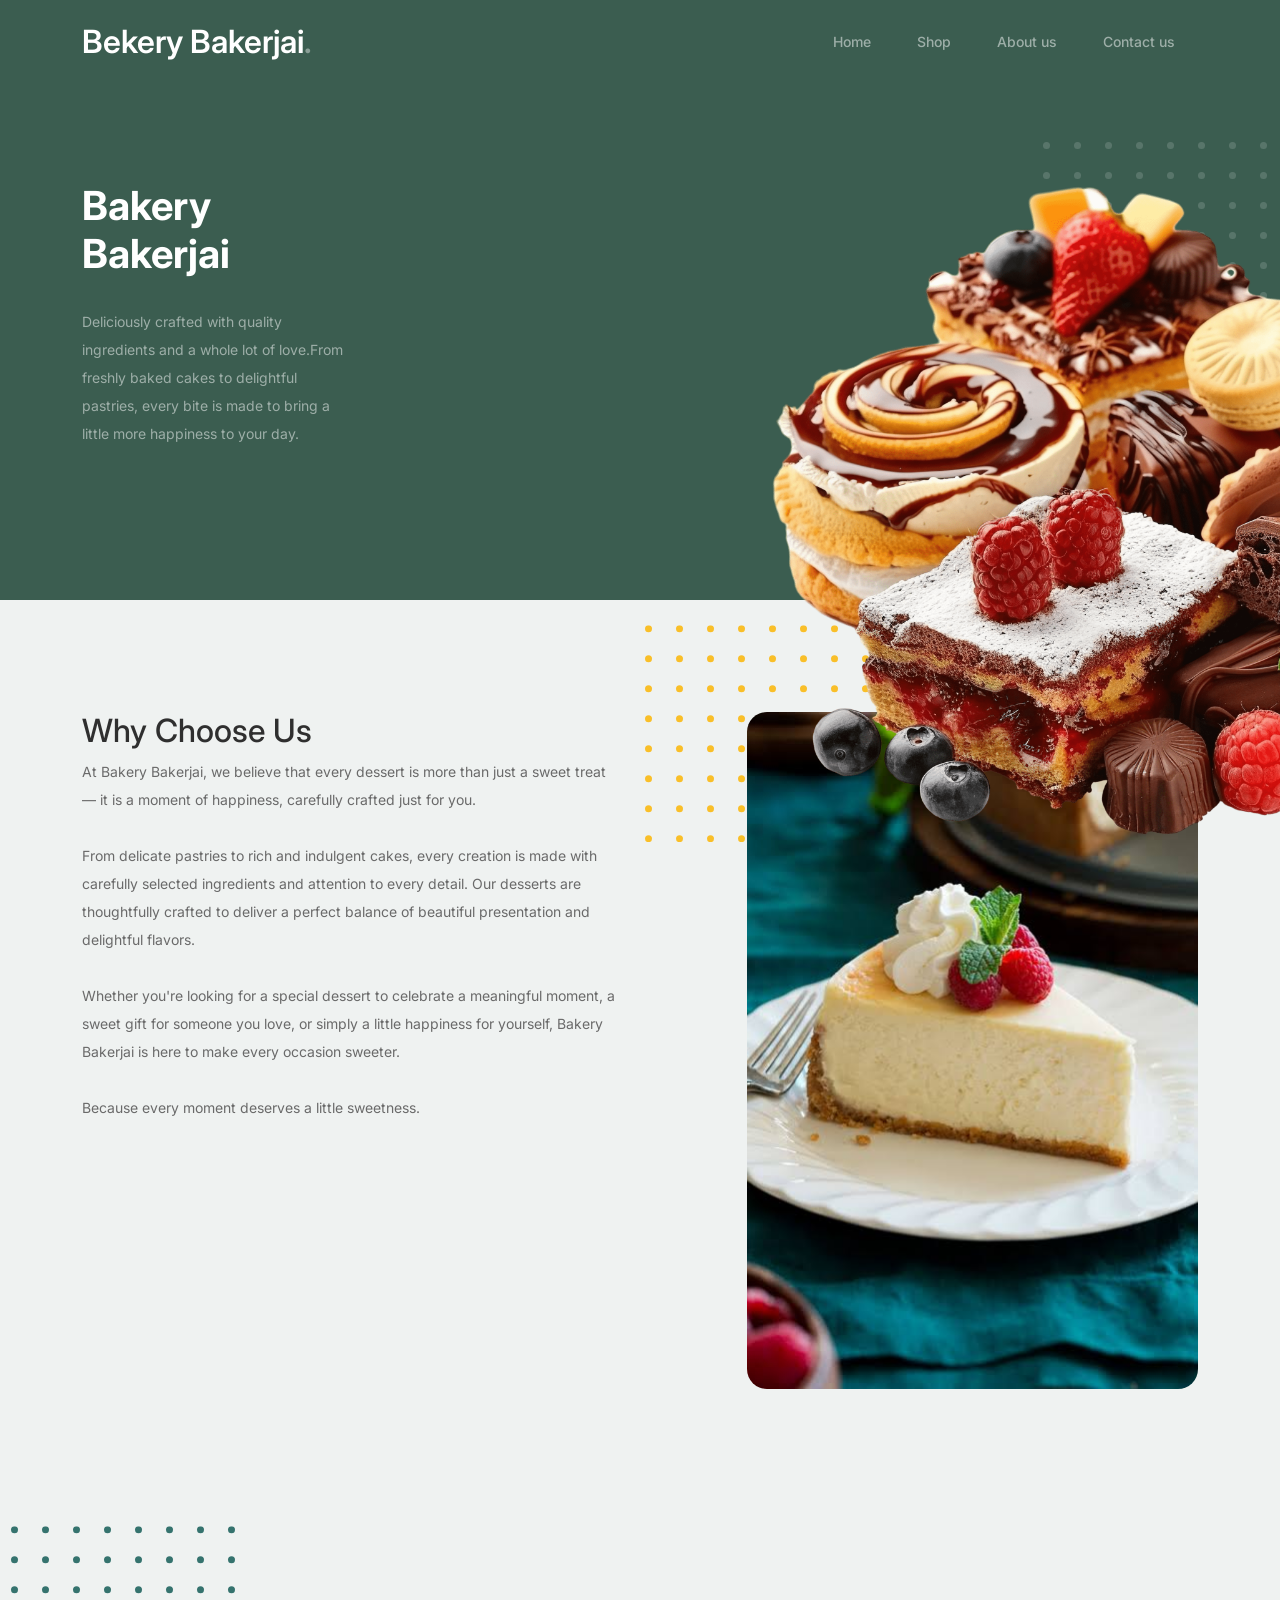
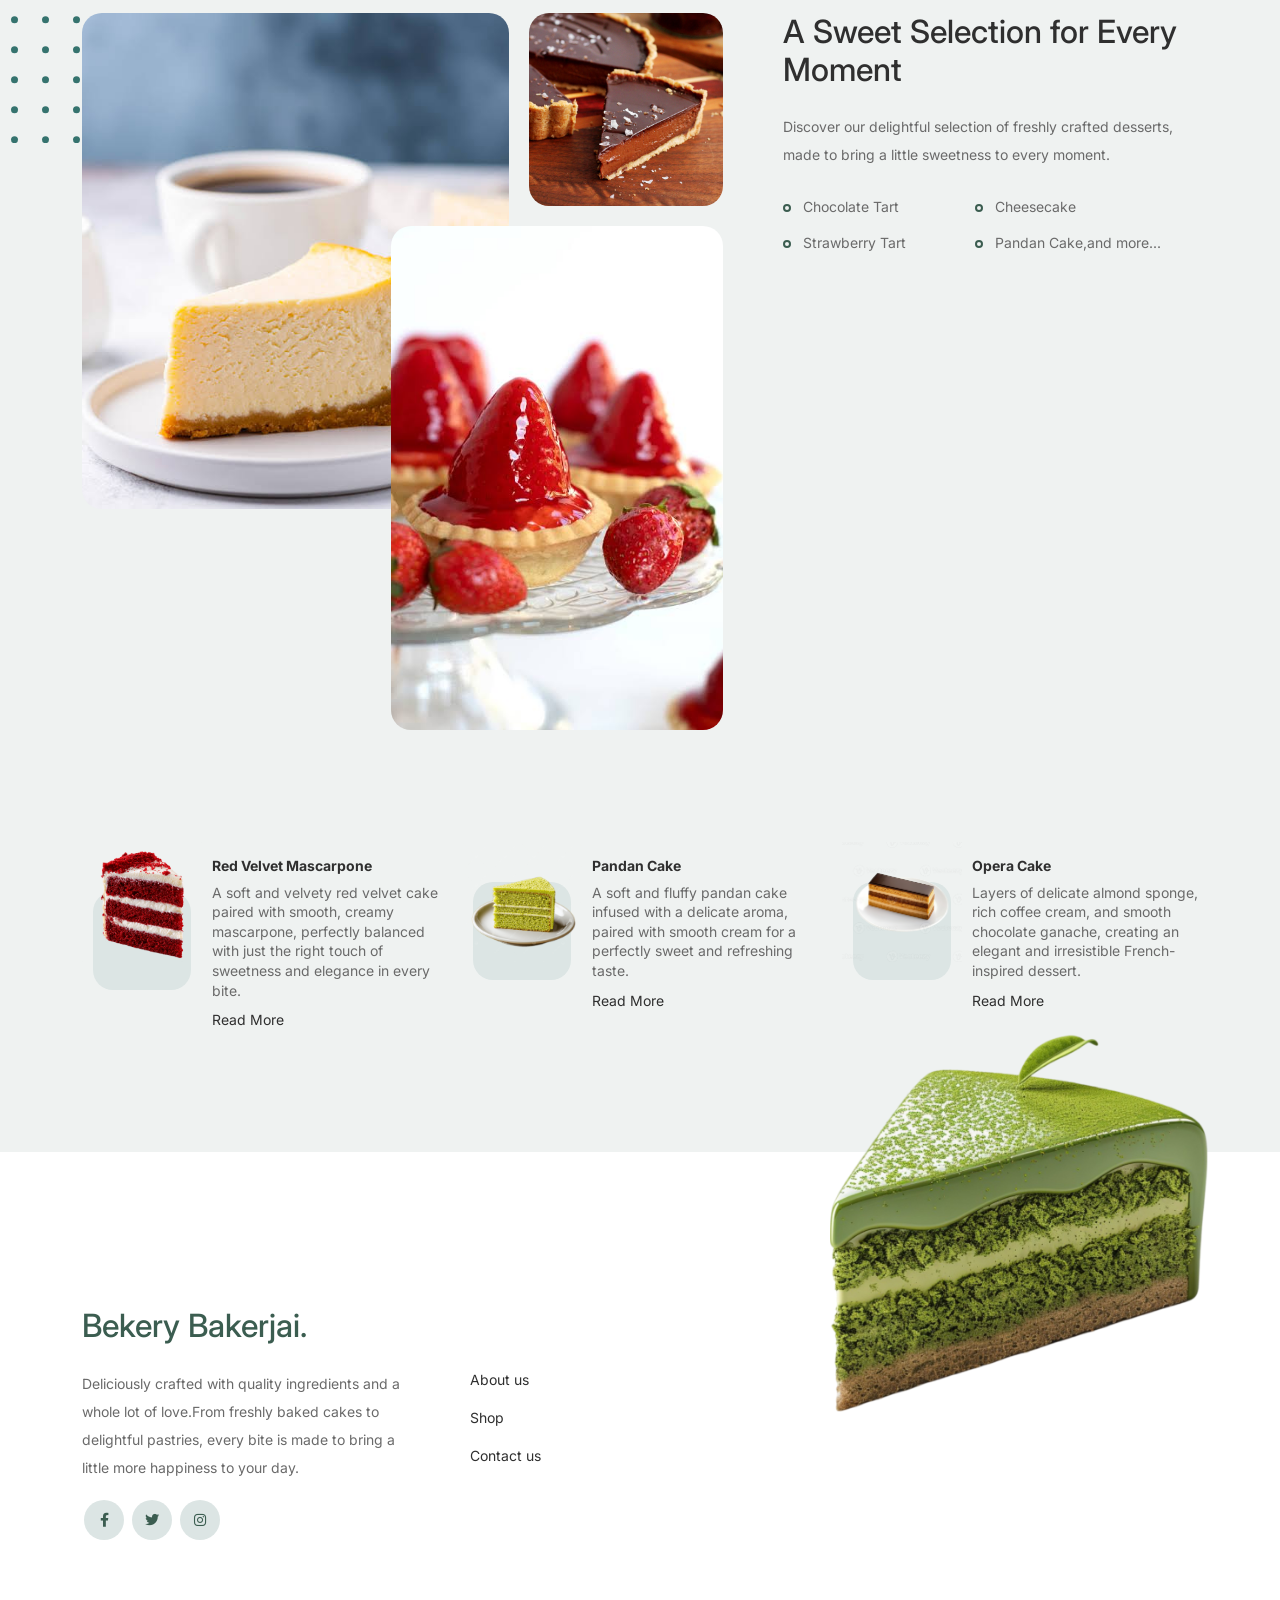
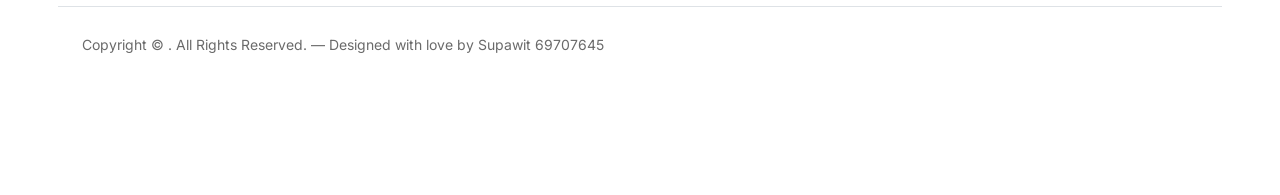
<file: index.html>
<!-- /*
* Bootstrap 5
* Template Name: Furni
* Template Author: Untree.co
* Template URI: https://untree.co/
* License: https://creativecommons.org/licenses/by/3.0/
*/ -->
<!doctype html>
<html lang="en">

<head>
	<meta charset="utf-8">
	<meta name="viewport" content="width=device-width, initial-scale=1, shrink-to-fit=no">
	<meta name="author" content="Untree.co">
	<link rel="shortcut icon" href="favicon.png">

	<meta name="description" content="" />
	<meta name="keywords" content="bootstrap, bootstrap4" />

	<!-- Bootstrap CSS -->
	<link href="css/bootstrap.min.css" rel="stylesheet">
	<link href="https://cdnjs.cloudflare.com/ajax/libs/font-awesome/6.0.0-beta3/css/all.min.css" rel="stylesheet">
	<link href="css/tiny-slider.css" rel="stylesheet">
	<link href="css/style.css" rel="stylesheet">
	<title>Bekery Bakerjai</title>
</head>

<body>

	<div id="menu-container"></div>

	<!-- Start Hero Section -->
	<div class="hero">
		<div class="container">
			<div class="row justify-content-between">
				<div class="col-lg-3">
					<div class="intro-excerpt">
						<h1>Bakery <span clsas="d-block">Bakerjai</span></h1>
						<p class="mb-4">Deliciously crafted with quality ingredients and a whole lot of love.From
							freshly baked cakes to delightful pastries, every bite is made to bring a little more
							happiness to your day.</p>
					</div>
				</div>
				<div class="col-lg-5">
					<div class="hero-img-wrap">
						<img src="img/cake2.png" class="img-fluid">
					</div>
				</div>
			</div>
		</div>
	</div>
	<!-- End Hero Section -->



	<!-- Start Why Choose Us Section -->
	<div class="why-choose-section">
		<div class="container">
			<div class="row justify-content-between">
				<div class="col-lg-6">
					<h2 class="section-title">Why Choose Us</h2>
					<p>At Bakery Bakerjai, we believe that every dessert is more than just a sweet treat <br>— it is a
						moment of happiness, carefully crafted just for you.<br><br>

						From delicate pastries to rich and indulgent cakes, every creation is made with carefully
						selected ingredients and attention to every detail. Our desserts are thoughtfully crafted to
						deliver a perfect balance of beautiful presentation and delightful flavors.<br><br>

						Whether you're looking for a special dessert to celebrate a meaningful moment, a sweet gift for
						someone you love, or simply a little happiness for yourself, Bakery Bakerjai is here to make
						every occasion sweeter.<br><br>

						Because every moment deserves a little sweetness.</p>
				</div>

				<div class="col-lg-5">
					<div class="img-wrap">
						<img src="img/images.jpg" alt="Image" class="img-fluid">
					</div>
				</div>

			</div>
		</div>
	</div>
	<!-- End Why Choose Us Section -->

	<!-- Start We Help Section -->
	<div class="we-help-section">
		<div class="container">
			<div class="row justify-content-between">
				<div class="col-lg-7 mb-5 mb-lg-0">
					<div class="imgs-grid">
						<div class="grid grid-1"><img src="img/menu2.jpg" alt="Untree.co"></div>
						<div class="grid grid-2"><img src="img/menuq.jpg" alt="Untree.co"></div>
						<div class="grid grid-3"><img src="img/menu4.jpg" alt="Untree.co"></div>
					</div>
				</div>
				<div class="col-lg-5 ps-lg-5">
					<h2 class="section-title mb-4">A Sweet Selection for Every Moment</h2>
					<p>Discover our delightful selection of freshly crafted desserts, made to bring a little sweetness
						to every moment.</p>

					<ul class="list-unstyled custom-list my-4">
						<li>Chocolate Tart</li>
						<li>Cheesecake</li>
						<li>Strawberry Tart</li>
						<li>Pandan Cake,and more...</li>
					</ul>
				</div>
			</div>
		</div>
	</div>
	<!-- End We Help Section -->

	<!-- Start Popular Product -->
	<div class="popular-product">
		<div class="container">
			<div class="row">

				<div class="col-12 col-md-6 col-lg-4 mb-4 mb-lg-0">
					<div class="product-item-sm d-flex">
						<div class="thumbnail">
							<img src="img/red velvet.webp" alt="Image" class="img-fluid">
						</div>
						<div class="pt-3">
							<h3>Red Velvet Mascarpone</h3>
							<p>A soft and velvety red velvet cake paired with smooth, creamy mascarpone, perfectly balanced with just the right touch of sweetness and elegance in every bite.
							</p>
							<p><a href="#">Read More</a></p>
						</div>
					</div>
				</div>

				<div class="col-12 col-md-6 col-lg-4 mb-4 mb-lg-0">
					<div class="product-item-sm d-flex">
						<div class="thumbnail">
							<img src="img/Pandan Cake.png" alt="Image" class="img-fluid">
						</div>
						<div class="pt-3">
							<h3>Pandan Cake</h3>
							<p>A soft and fluffy pandan cake infused with a delicate aroma, paired with smooth cream for a perfectly sweet and refreshing taste.</p>
							<p><a href="#">Read More</a></p>
						</div>
					</div>
				</div>

				<div class="col-12 col-md-6 col-lg-4 mb-4 mb-lg-0">
					<div class="product-item-sm d-flex">
						<div class="thumbnail">
							<img src="img/Opera Cake.webp" alt="Image" class="img-fluid">
						</div>
						<div class="pt-3">
							<h3>Opera Cake</h3>
							<p>Layers of delicate almond sponge, rich coffee cream, and smooth chocolate ganache, creating an elegant and irresistible French-inspired dessert. </p>
							<p><a href="#">Read More</a></p>
						</div>
					</div>
				</div>

			</div>
		</div>
	</div>
	<!-- End Popular Product -->

	<!-- Start Footer Section -->
		<div id="footer"></div>

	<!-- End Footer Section -->


	<script src="js/bootstrap.bundle.min.js"></script>
	<script src="js/tiny-slider.js"></script>
	<script src="js/custom.js"></script>
	<script src="js/menu.js"></script>
</body>

</html>
</file>
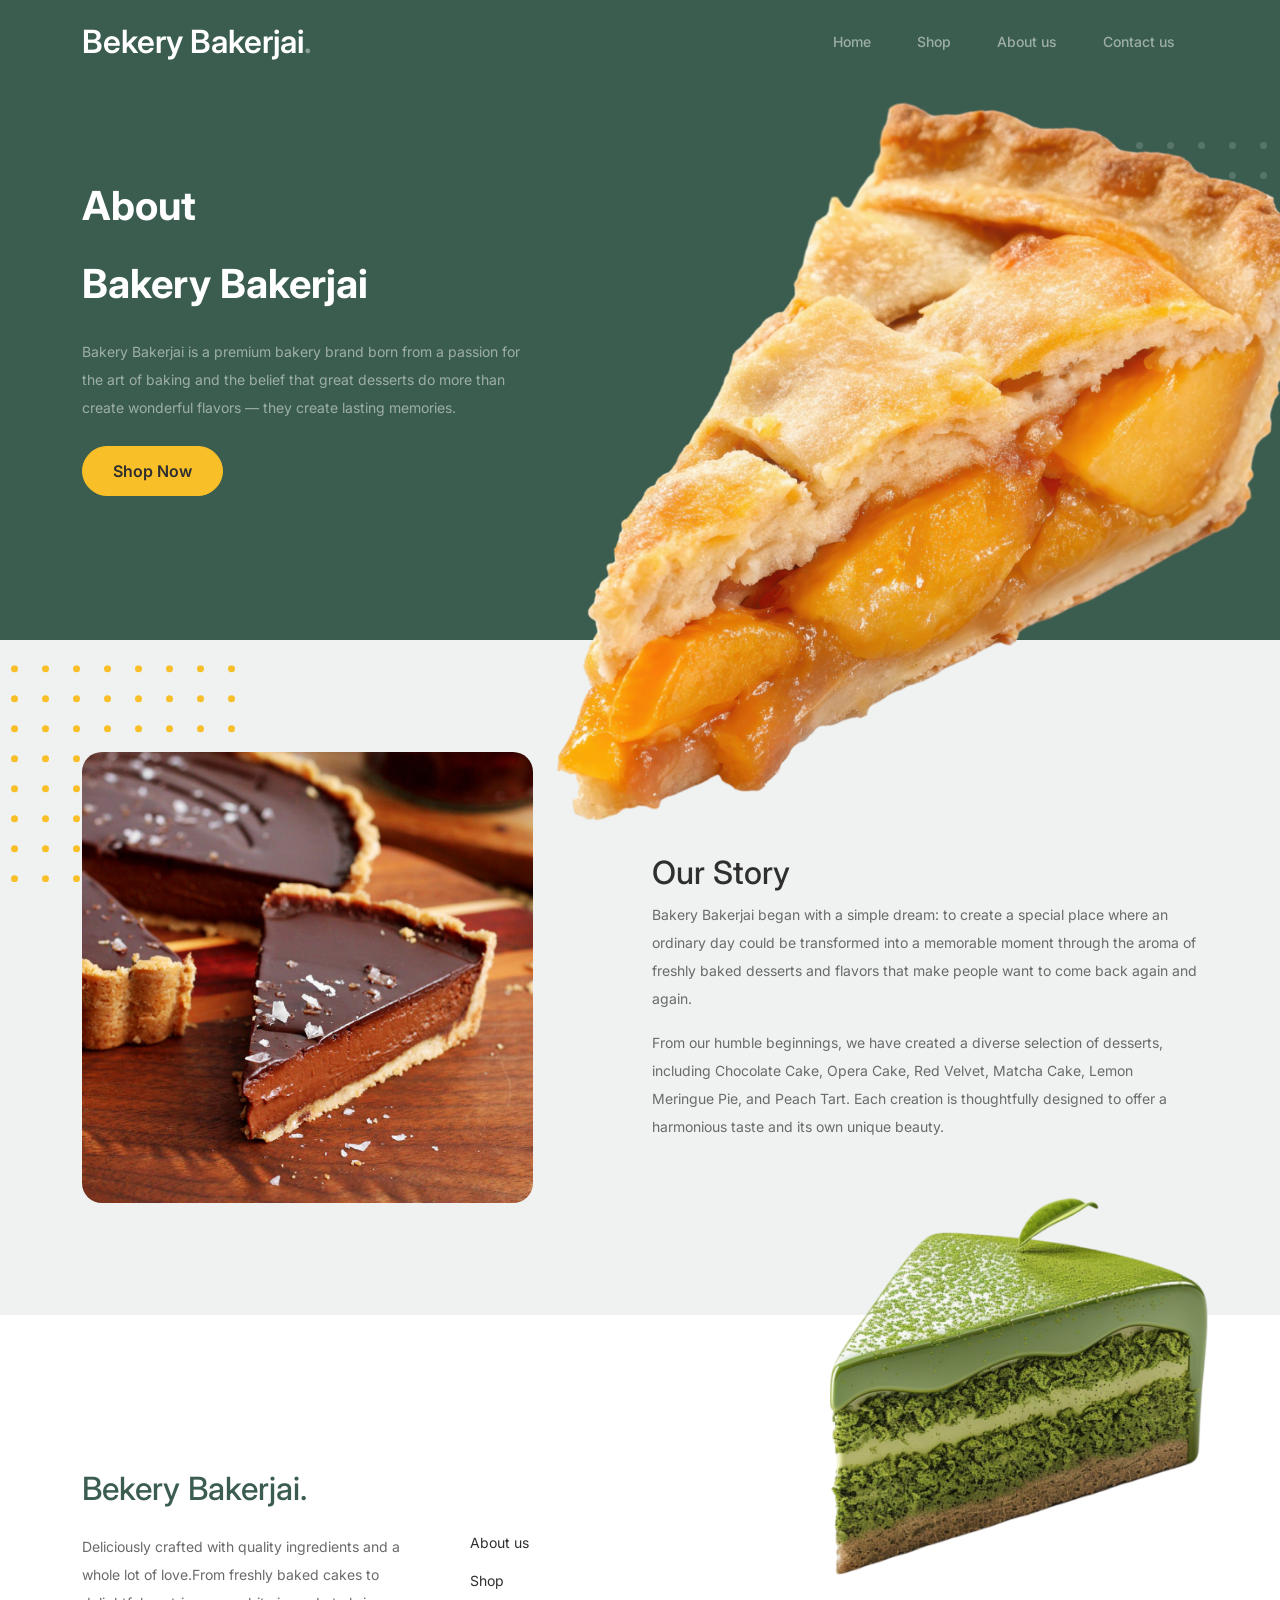
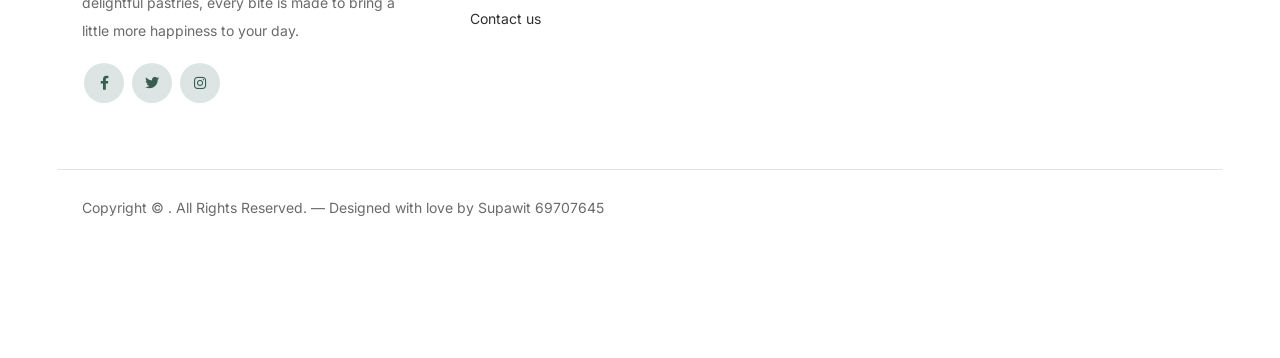
<file: about.html>
<!-- /*
* Bootstrap 5
* Template Name: Furni
* Template Author: Untree.co
* Template URI: https://untree.co/
* License: https://creativecommons.org/licenses/by/3.0/
*/ -->
<!doctype html>
<html lang="en">

<head>
	<meta charset="utf-8">
	<meta name="viewport" content="width=device-width, initial-scale=1, shrink-to-fit=no">
	<meta name="author" content="Untree.co">
	<link rel="shortcut icon" href="favicon.png">

	<meta name="description" content="" />
	<meta name="keywords" content="bootstrap, bootstrap4" />

	<!-- Bootstrap CSS -->
	<link href="css/bootstrap.min.css" rel="stylesheet">
	<link href="https://cdnjs.cloudflare.com/ajax/libs/font-awesome/6.0.0-beta3/css/all.min.css" rel="stylesheet">
	<link href="css/tiny-slider.css" rel="stylesheet">
	<link href="css/style.css" rel="stylesheet">
	<title>Bakery Bakerjai</title>
</head>

<body>
	<div id="menu-container"></div>

	<!-- Start Hero Section -->
	<div class="hero">
		<div class="container">
			<div class="row justify-content-between">
				<div class="col-lg-5">
					<div class="intro-excerpt">
						<h1>About </h1>
						<h1>Bakery Bakerjai</h3>
							<p class="mb-4">Bakery Bakerjai is a premium bakery brand born from a passion for the art of
								baking and the belief that great desserts do more than create wonderful flavors — they
								create lasting memories.</p>
							<p><a href="shop.html" class="btn btn-secondary me-2">Shop Now</a>
					</div>
				</div>
				<div class="col-lg-7">
					<div class="hero-img-wrap">
						<img src="img/Peach Tart.webp" class="img-fluid">
					</div>
				</div>
			</div>
		</div>
	</div>
	<!-- End Hero Section -->



	<!-- Start Why Choose Us Section -->
	<div class="why-choose-section">
		<div class="container">
			<div class="row justify-content-between align-items-center">


				<div class="col-lg-5">
					<div class="img-wrap">
						<img src="img/menuq.jpg" alt="Image" class="img-fluid">
					</div>
				</div>


				<div class="col-lg-6">
					<br><br>
					<h2 class="section-title">Our Story</h2>
					<p>
						Bakery Bakerjai began with a simple dream: to create a special place where an ordinary day could
						be transformed into a memorable moment through the aroma of freshly baked desserts and flavors
						that make people want to come back again and again.
					</p>
					<p>From our humble beginnings, we have created a diverse selection of desserts, including Chocolate
						Cake, Opera Cake, Red Velvet, Matcha Cake, Lemon Meringue Pie, and Peach Tart. Each creation is
						thoughtfully designed to offer a harmonious taste and its own unique beauty.</p>
				</div>

			</div>
		</div>
	</div>


	
	<!-- End Why Choose Us Section -->
	<!-- Start Footer Section -->
	<div id="footer"></div>
	<!-- End Footer Section -->


	<script src="js/bootstrap.bundle.min.js"></script>
	<script src="js/tiny-slider.js"></script>
	<script src="js/custom.js"></script>
	<script src="js/menu.js"></script>
	<script src="js/menu.js"></script>
</body>

</html>
</file>
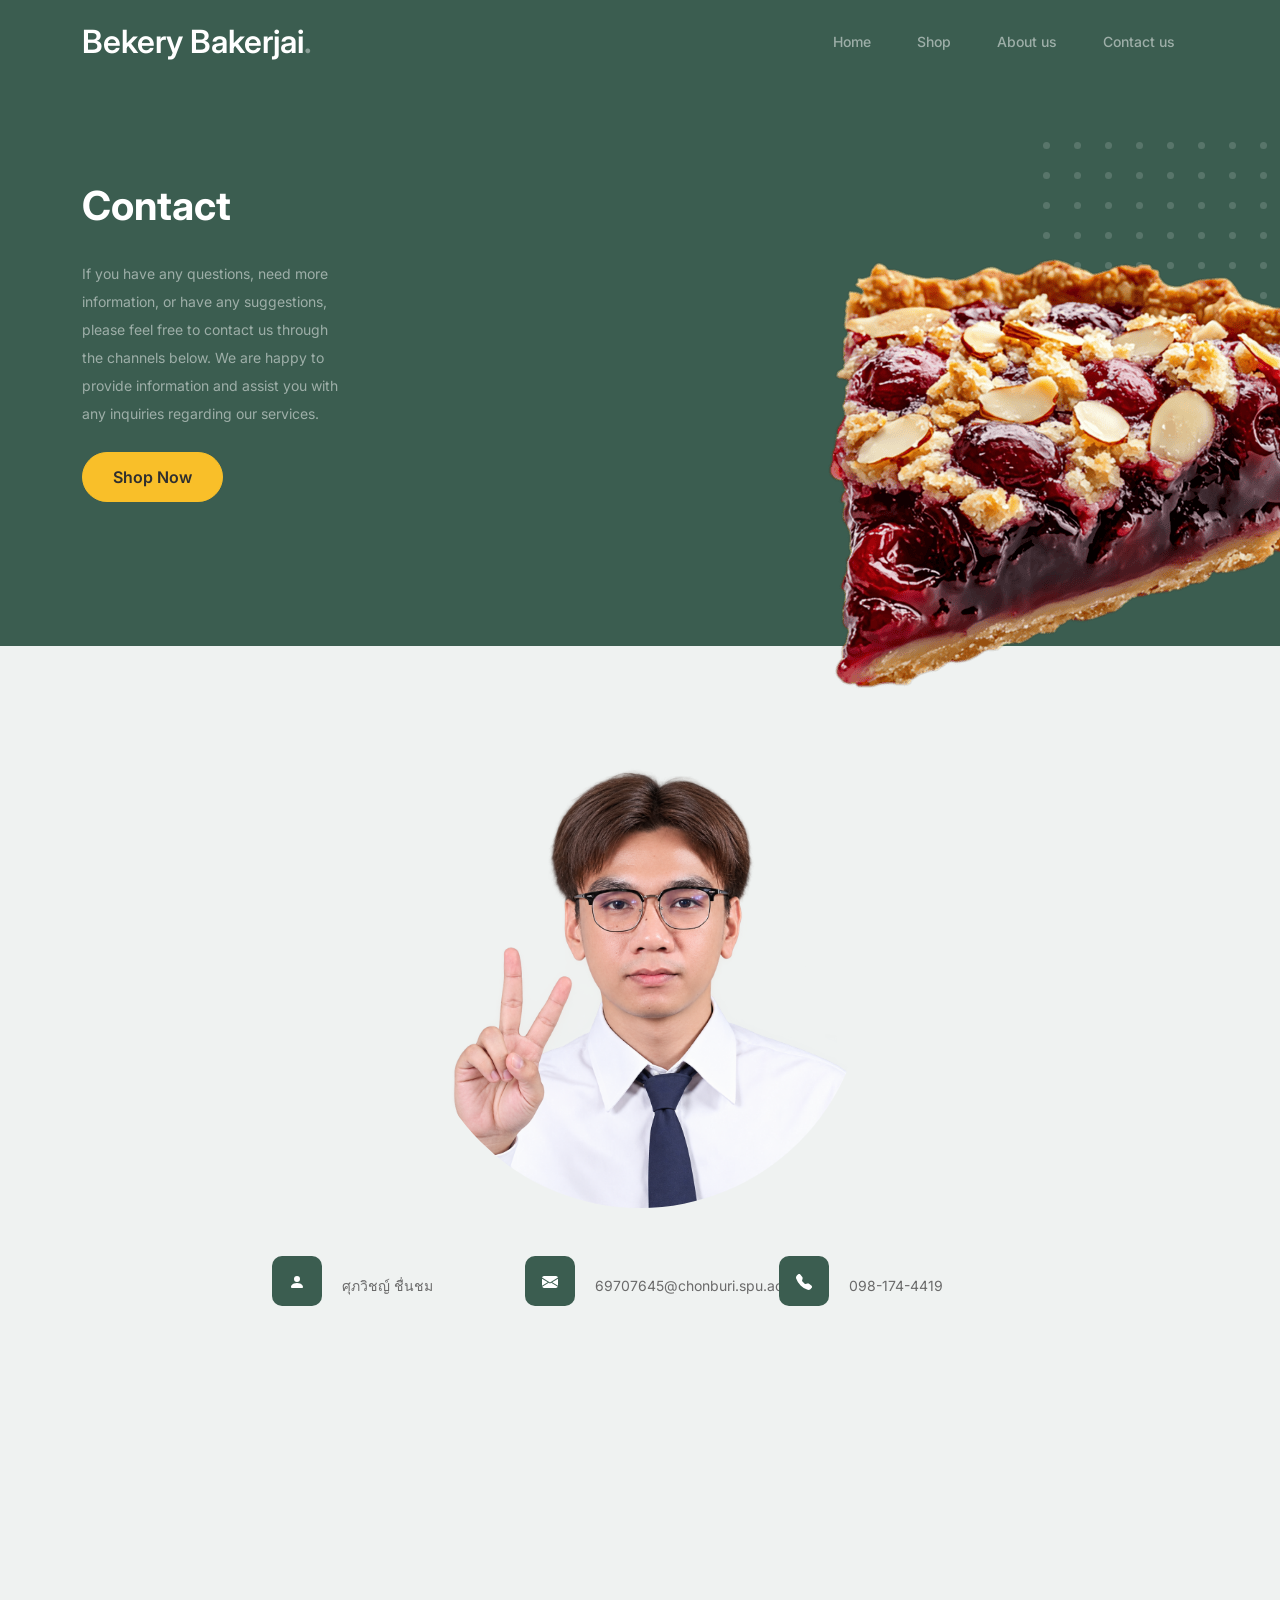
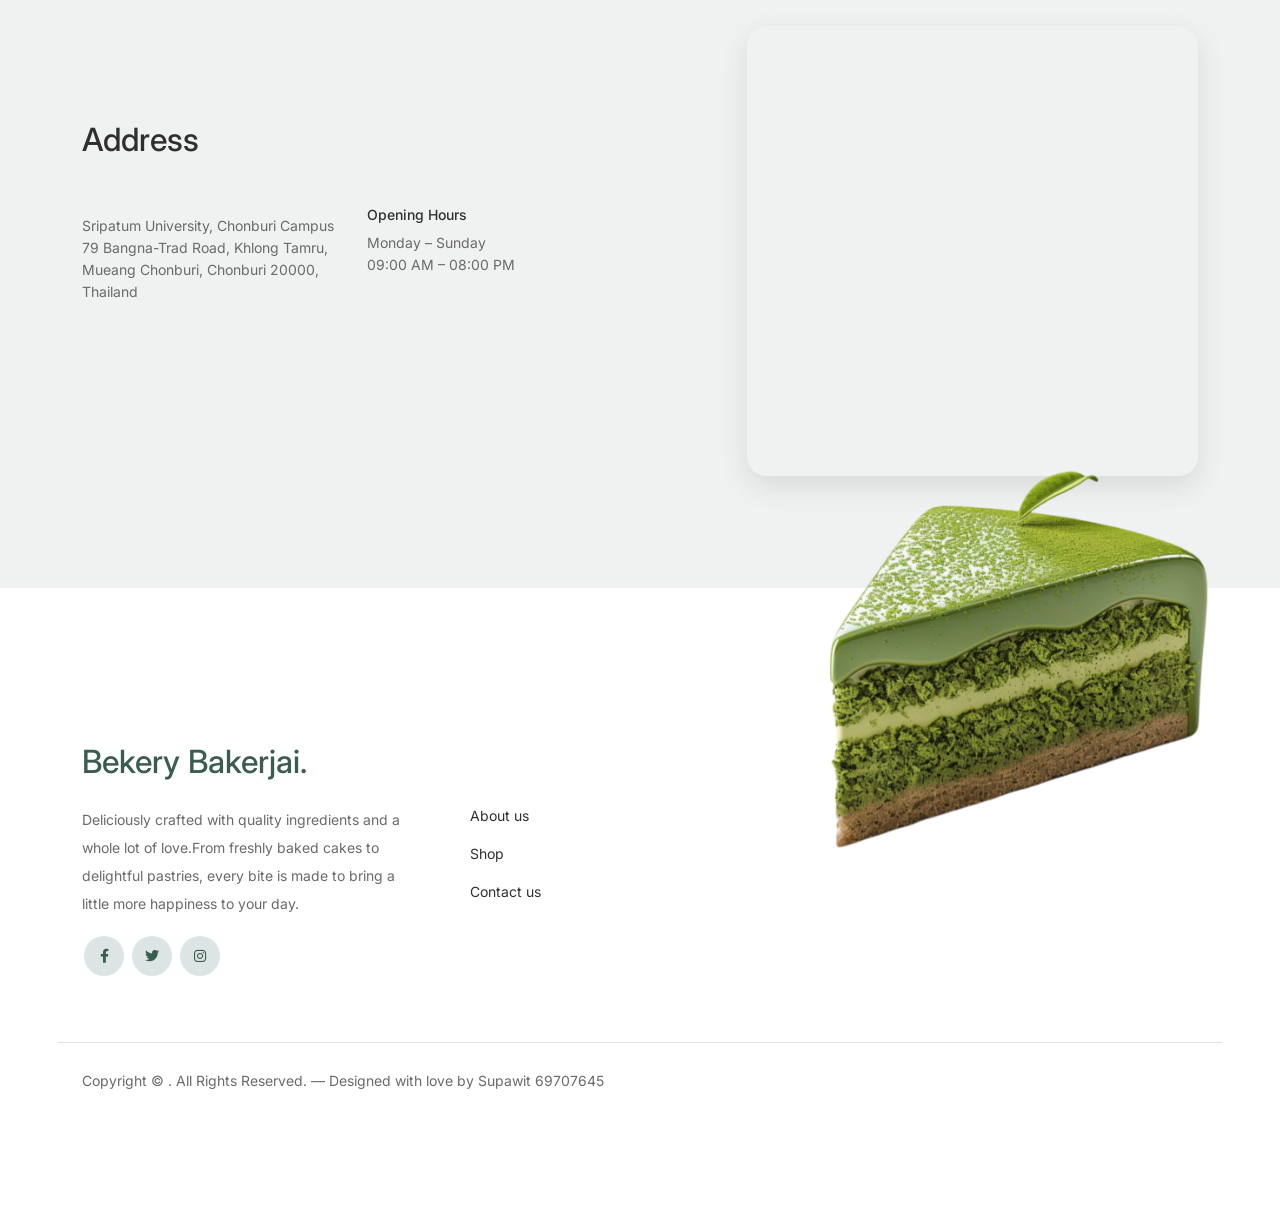
<file: contact.html>
<!-- /*
* Bootstrap 5
* Template Name: Furni
* Template Author: Untree.co
* Template URI: https://untree.co/
* License: https://creativecommons.org/licenses/by/3.0/
*/ -->
<!doctype html>
<html lang="en">

<head>
	<meta charset="utf-8">
	<meta name="viewport" content="width=device-width, initial-scale=1, shrink-to-fit=no">
	<meta name="author" content="Untree.co">
	<link rel="shortcut icon" href="favicon.png">

	<meta name="description" content="" />
	<meta name="keywords" content="bootstrap, bootstrap4" />

	<!-- Bootstrap CSS -->
	<link href="css/bootstrap.min.css" rel="stylesheet">
	<link href="https://cdnjs.cloudflare.com/ajax/libs/font-awesome/6.0.0-beta3/css/all.min.css" rel="stylesheet">
	<link href="css/tiny-slider.css" rel="stylesheet">
	<link href="css/style.css" rel="stylesheet">
	<title>Furni Free Bootstrap 5 Template for Furniture and Interior Design Websites by Untree.co </title>
</head>

<body>

	<!-- Start Header/Navigation -->
	<div id="menu-container"></div>
	<!-- End Header/Navigation -->

	<!-- Start Hero Section -->
	<div class="hero">
		<div class="container">
			<div class="row justify-content-between">
				<div class="col-lg-3">
					<div class="intro-excerpt">
						<h1>Contact</h1>
						<p class="mb-4">If you have any questions, need more information, or have any suggestions,
							please feel free to contact us through the channels below. We are happy to provide
							information and assist you with any inquiries regarding our services.</p>
						<p><a href="shop.html" class="btn btn-secondary me-2">Shop Now</a>
					</div>
				</div>
				<div class="col-lg-5">
					<div class="hero-img-wrap">
						<img src="img/cont.png" class="img-fluid">
					</div>
				</div>
			</div>
		</div>
	</div>
	<!-- End Hero Section -->


	<!-- Start Contact Form -->
	<div class="untree_co-section">
		<div class="container">

			<div class="block">
				<div class="row justify-content-center">

					<div class="col-md-8 col-lg-8 pb-4">

						<!-- รูปภาพ -->
						<div class="text-center mb-5">
							<img src="img/me.png" alt="Profile" style="
								width: 450px;
								height: 450px;
								object-fit: cover;
								border-radius: 50%;
							">
						</div>


						<div class="row mb-5">

							<!-- ชื่อ-นามสกุล -->
							<div class="col-lg-4">
								<div class="service no-shadow align-items-center link horizontal d-flex active"
									data-aos="fade-left" data-aos-delay="0">

									<div class="service-icon color-1 mb-4">
										<svg xmlns="http://www.w3.org/2000/svg" width="16" height="16"
											fill="currentColor" class="bi bi-person-fill" viewBox="0 0 16 16">
											<path
												d="M3 14s-1 0-1-1 1-4 6-4 6 3 6 4-1 1-1 1H3zm5-6a3 3 0 1 0 0-6 3 3 0 0 0 0 6z" />
										</svg>
									</div>

									<div class="service-contents">
										<p>ศุภวิชญ์ ชื่นชม</p>
									</div>

								</div>
							</div>


							<!-- Email -->
							<div class="col-lg-4">
								<div class="service no-shadow align-items-center link horizontal d-flex active"
									data-aos="fade-left" data-aos-delay="100">

									<div class="service-icon color-1 mb-4">
										<svg xmlns="http://www.w3.org/2000/svg" width="16" height="16"
											fill="currentColor" class="bi bi-envelope-fill" viewBox="0 0 16 16">
											<path
												d="M.05 3.555A2 2 0 0 1 2 2h12a2 2 0 0 1 1.95 1.555L8 8.414.05 3.555z" />
											<path d="M0 4.697v7.104l5.803-3.558L0 4.697z" />
											<path
												d="M6.761 8.83l-6.57 4.027A2 2 0 0 0 2 14h12a2 2 0 0 0 1.808-1.144l-6.57-4.027L8 9.586l-1.239-.757z" />
											<path d="M10.197 8.244L16 11.801V4.697l-5.803 3.547z" />
										</svg>
									</div>

									<div class="service-contents">
										<p>69707645@chonburi.spu.ac.th</p>
									</div>

								</div>
							</div>


							<!-- เบอร์โทรศัพท์ -->
							<div class="col-lg-4">
								<div class="service no-shadow align-items-center link horizontal d-flex active"
									data-aos="fade-left" data-aos-delay="200">

									<div class="service-icon color-1 mb-4">
										<svg xmlns="http://www.w3.org/2000/svg" width="16" height="16"
											fill="currentColor" class="bi bi-telephone-fill" viewBox="0 0 16 16">
											<path fill-rule="evenodd"
												d="M1.885.511a1.745 1.745 0 0 1 2.61.163L6.29 2.98c.329.423.445.974.315 1.494l-.547 2.19a.678.678 0 0 0 .178.643l2.457 2.457a.678.678 0 0 0 .644.178l2.189-.547a1.745 1.745 0 0 1 1.494.315l2.306 1.794c.829.645.905 1.87.163 2.611l-1.034 1.034c-.74.74-1.846 1.065-2.877.702a18.634 18.634 0 0 1-7.01-4.42 18.634 18.634 0 0 1-4.42-7.009c-.362-1.03-.037-2.137.703-2.877L1.885.511z" />
										</svg>
									</div>

									<div class="service-contents">
										<p>098-174-4419</p>
									</div>

								</div>
							</div>

						</div>

					</div>

				</div>
			</div>

		</div>
	</div>
	<div class="why-choose-section">
		<div class="container">
			<div class="row justify-content-between align-items-center">
				<div class="col-lg-6">
					<h2 class="section-title">Address</h2>
					<div class="row my-5">
						<div class="col-6 col-md-6">
							<div class="feature">
								<h3></h3>
								<p>Sripatum University, Chonburi Campus
									79 Bangna-Trad Road, Khlong Tamru,
									Mueang Chonburi, Chonburi 20000, Thailand</p>
							</div>
						</div>
						<div class="col-6 col-md-6">
							<div class="feature">
								<h3>Opening Hours</h3>
								<p>Monday – Sunday<br>
									09:00 AM – 08:00 PM</p>
							</div>
						</div>
					</div>
				</div>
				<div class="col-lg-5">
					<div class="map-wrap">
						<iframe
							src="https://www.google.com/maps/embed?pb=!1m18!1m12!1m3!1d3880.927777961867!2d100.99031537508421!3d13.41679748694099!2m3!1f0!2f0!3f0!3m2!1i1024!2i768!4f13.1!3m3!1m2!1s0x311d3617ee04db97%3A0x2250cf181ed25837!2z4Lih4Lir4Liy4Lin4Li04LiX4Lii4Liy4Lil4Lix4Lii4Lio4Lij4Li14Lib4LiX4Li44LihIOC4p-C4tOC4l-C4ouC4suC5gOC4guC4leC4iuC4peC4muC4uOC4o-C4tQ!5e0!3m2!1sth!2sth!4v1790435381157!5m2!1sth!2sth"
							width="100%" height="450" style="border:0;" allowfullscreen="" loading="lazy"
							referrerpolicy="no-referrer-when-downgrade">
						</iframe>
					</div>
				</div>
			</div>
		</div>
	</div>

	<!-- End Contact Form -->



	<!-- Start Footer Section -->
	<div id="footer"></div>

	<!-- End Footer Section -->


	<script src="js/bootstrap.bundle.min.js"></script>
	<script src="js/tiny-slider.js"></script>
	<script src="js/custom.js"></script>
	<script src="js/menu.js"></script>
</body>

</html>
</file>
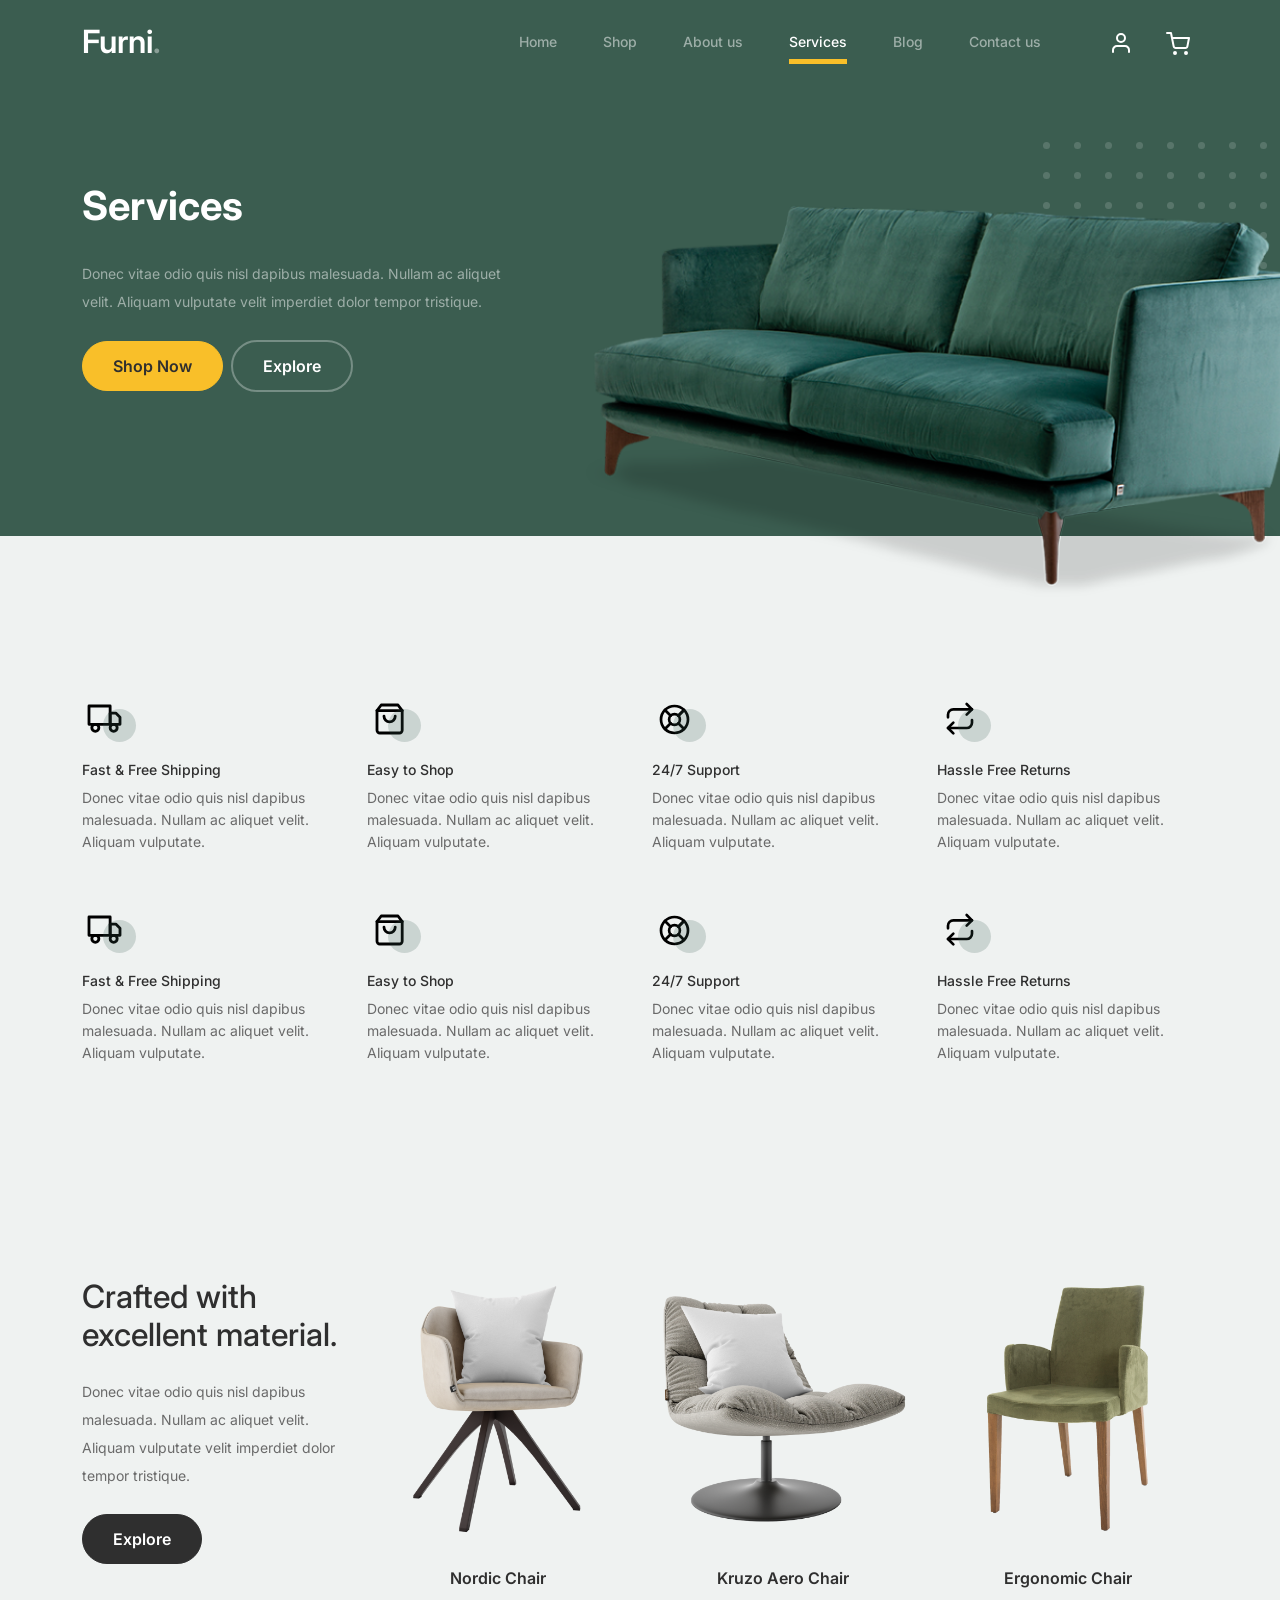
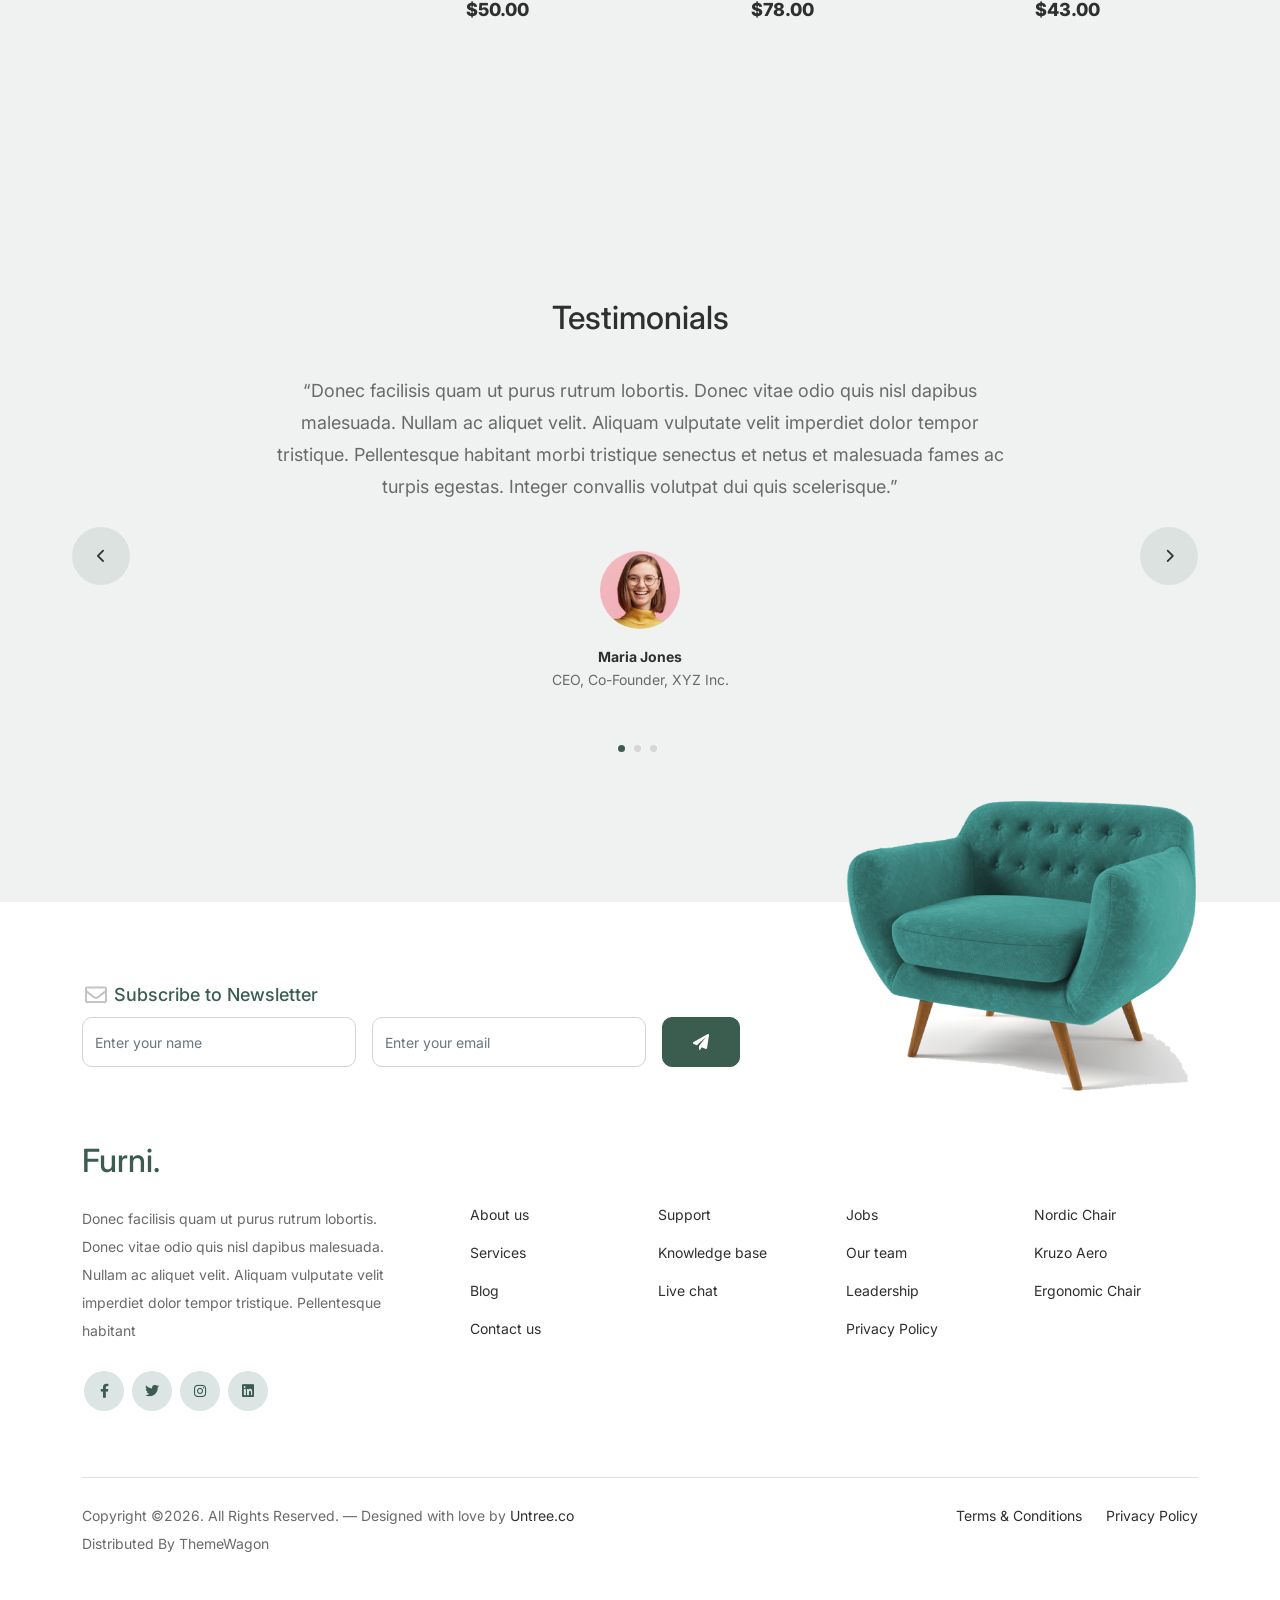
<file: services.html>
<!-- /*
* Bootstrap 5
* Template Name: Furni
* Template Author: Untree.co
* Template URI: https://untree.co/
* License: https://creativecommons.org/licenses/by/3.0/
*/ -->
<!doctype html>
<html lang="en">
<head>
  <meta charset="utf-8">
  <meta name="viewport" content="width=device-width, initial-scale=1, shrink-to-fit=no">
  <meta name="author" content="Untree.co">
  <link rel="shortcut icon" href="favicon.png">

  <meta name="description" content="" />
  <meta name="keywords" content="bootstrap, bootstrap4" />

		<!-- Bootstrap CSS -->
		<link href="css/bootstrap.min.css" rel="stylesheet">
		<link href="https://cdnjs.cloudflare.com/ajax/libs/font-awesome/6.0.0-beta3/css/all.min.css" rel="stylesheet">
		<link href="css/tiny-slider.css" rel="stylesheet">
		<link href="css/style.css" rel="stylesheet">
		<title>Furni Free Bootstrap 5 Template for Furniture and Interior Design Websites by Untree.co </title>
	</head>

	<body>

		<!-- Start Header/Navigation -->
		<nav class="custom-navbar navbar navbar navbar-expand-md navbar-dark bg-dark" arial-label="Furni navigation bar">

			<div class="container">
				<a class="navbar-brand" href="index.html">Furni<span>.</span></a>

				<button class="navbar-toggler" type="button" data-bs-toggle="collapse" data-bs-target="#navbarsFurni" aria-controls="navbarsFurni" aria-expanded="false" aria-label="Toggle navigation">
					<span class="navbar-toggler-icon"></span>
				</button>

				<div class="collapse navbar-collapse" id="navbarsFurni">
					<ul class="custom-navbar-nav navbar-nav ms-auto mb-2 mb-md-0">
						<li class="nav-item">
							<a class="nav-link" href="index.html">Home</a>
						</li>
						<li><a class="nav-link" href="shop.html">Shop</a></li>
						<li><a class="nav-link" href="about.html">About us</a></li>
						<li class="active"><a class="nav-link" href="services.html">Services</a></li>
						<li><a class="nav-link" href="blog.html">Blog</a></li>
						<li><a class="nav-link" href="contact.html">Contact us</a></li>
					</ul>

					<ul class="custom-navbar-cta navbar-nav mb-2 mb-md-0 ms-5">
						<li><a class="nav-link" href="#"><img src="images/user.svg"></a></li>
						<li><a class="nav-link" href="cart.html"><img src="images/cart.svg"></a></li>
					</ul>
				</div>
			</div>
				
		</nav>
		<!-- End Header/Navigation -->

		<!-- Start Hero Section -->
			<div class="hero">
				<div class="container">
					<div class="row justify-content-between">
						<div class="col-lg-5">
							<div class="intro-excerpt">
								<h1>Services</h1>
								<p class="mb-4">Donec vitae odio quis nisl dapibus malesuada. Nullam ac aliquet velit. Aliquam vulputate velit imperdiet dolor tempor tristique.</p>
								<p><a href="" class="btn btn-secondary me-2">Shop Now</a><a href="#" class="btn btn-white-outline">Explore</a></p>
							</div>
						</div>
						<div class="col-lg-7">
							<div class="hero-img-wrap">
								<img src="images/couch.png" class="img-fluid">
							</div>
						</div>
					</div>
				</div>
			</div>
		<!-- End Hero Section -->

		

		<!-- Start Why Choose Us Section -->
		<div class="why-choose-section">
			<div class="container">
				
				
				<div class="row my-5">
					<div class="col-6 col-md-6 col-lg-3 mb-4">
						<div class="feature">
							<div class="icon">
								<img src="images/truck.svg" alt="Image" class="imf-fluid">
							</div>
							<h3>Fast &amp; Free Shipping</h3>
							<p>Donec vitae odio quis nisl dapibus malesuada. Nullam ac aliquet velit. Aliquam vulputate.</p>
						</div>
					</div>

					<div class="col-6 col-md-6 col-lg-3 mb-4">
						<div class="feature">
							<div class="icon">
								<img src="images/bag.svg" alt="Image" class="imf-fluid">
							</div>
							<h3>Easy to Shop</h3>
							<p>Donec vitae odio quis nisl dapibus malesuada. Nullam ac aliquet velit. Aliquam vulputate.</p>
						</div>
					</div>

					<div class="col-6 col-md-6 col-lg-3 mb-4">
						<div class="feature">
							<div class="icon">
								<img src="images/support.svg" alt="Image" class="imf-fluid">
							</div>
							<h3>24/7 Support</h3>
							<p>Donec vitae odio quis nisl dapibus malesuada. Nullam ac aliquet velit. Aliquam vulputate.</p>
						</div>
					</div>

					<div class="col-6 col-md-6 col-lg-3 mb-4">
						<div class="feature">
							<div class="icon">
								<img src="images/return.svg" alt="Image" class="imf-fluid">
							</div>
							<h3>Hassle Free Returns</h3>
							<p>Donec vitae odio quis nisl dapibus malesuada. Nullam ac aliquet velit. Aliquam vulputate.</p>
						</div>
					</div>

					<div class="col-6 col-md-6 col-lg-3 mb-4">
						<div class="feature">
							<div class="icon">
								<img src="images/truck.svg" alt="Image" class="imf-fluid">
							</div>
							<h3>Fast &amp; Free Shipping</h3>
							<p>Donec vitae odio quis nisl dapibus malesuada. Nullam ac aliquet velit. Aliquam vulputate.</p>
						</div>
					</div>

					<div class="col-6 col-md-6 col-lg-3 mb-4">
						<div class="feature">
							<div class="icon">
								<img src="images/bag.svg" alt="Image" class="imf-fluid">
							</div>
							<h3>Easy to Shop</h3>
							<p>Donec vitae odio quis nisl dapibus malesuada. Nullam ac aliquet velit. Aliquam vulputate.</p>
						</div>
					</div>

					<div class="col-6 col-md-6 col-lg-3 mb-4">
						<div class="feature">
							<div class="icon">
								<img src="images/support.svg" alt="Image" class="imf-fluid">
							</div>
							<h3>24/7 Support</h3>
							<p>Donec vitae odio quis nisl dapibus malesuada. Nullam ac aliquet velit. Aliquam vulputate.</p>
						</div>
					</div>

					<div class="col-6 col-md-6 col-lg-3 mb-4">
						<div class="feature">
							<div class="icon">
								<img src="images/return.svg" alt="Image" class="imf-fluid">
							</div>
							<h3>Hassle Free Returns</h3>
							<p>Donec vitae odio quis nisl dapibus malesuada. Nullam ac aliquet velit. Aliquam vulputate.</p>
						</div>
					</div>

				</div>
			
			</div>
		</div>
		<!-- End Why Choose Us Section -->

		<!-- Start Product Section -->
		<div class="product-section pt-0">
			<div class="container">
				<div class="row">

					<!-- Start Column 1 -->
					<div class="col-md-12 col-lg-3 mb-5 mb-lg-0">
						<h2 class="mb-4 section-title">Crafted with excellent material.</h2>
						<p class="mb-4">Donec vitae odio quis nisl dapibus malesuada. Nullam ac aliquet velit. Aliquam vulputate velit imperdiet dolor tempor tristique. </p>
						<p><a href="#" class="btn">Explore</a></p>
					</div> 
					<!-- End Column 1 -->

					<!-- Start Column 2 -->
					<div class="col-12 col-md-4 col-lg-3 mb-5 mb-md-0">
						<a class="product-item" href="#">
							<img src="images/product-1.png" class="img-fluid product-thumbnail">
							<h3 class="product-title">Nordic Chair</h3>
							<strong class="product-price">$50.00</strong>

							<span class="icon-cross">
								<img src="images/cross.svg" class="img-fluid">
							</span>
						</a>
					</div> 
					<!-- End Column 2 -->

					<!-- Start Column 3 -->
					<div class="col-12 col-md-4 col-lg-3 mb-5 mb-md-0">
						<a class="product-item" href="#">
							<img src="images/product-2.png" class="img-fluid product-thumbnail">
							<h3 class="product-title">Kruzo Aero Chair</h3>
							<strong class="product-price">$78.00</strong>

							<span class="icon-cross">
								<img src="images/cross.svg" class="img-fluid">
							</span>
						</a>
					</div>
					<!-- End Column 3 -->

					<!-- Start Column 4 -->
					<div class="col-12 col-md-4 col-lg-3 mb-5 mb-md-0">
						<a class="product-item" href="#">
							<img src="images/product-3.png" class="img-fluid product-thumbnail">
							<h3 class="product-title">Ergonomic Chair</h3>
							<strong class="product-price">$43.00</strong>

							<span class="icon-cross">
								<img src="images/cross.svg" class="img-fluid">
							</span>
						</a>
					</div>
					<!-- End Column 4 -->

				</div>
			</div>
		</div>
		<!-- End Product Section -->

		

		<!-- Start Testimonial Slider -->
		<div class="testimonial-section before-footer-section">
			<div class="container">
				<div class="row">
					<div class="col-lg-7 mx-auto text-center">
						<h2 class="section-title">Testimonials</h2>
					</div>
				</div>

				<div class="row justify-content-center">
					<div class="col-lg-12">
						<div class="testimonial-slider-wrap text-center">

							<div id="testimonial-nav">
								<span class="prev" data-controls="prev"><span class="fa fa-chevron-left"></span></span>
								<span class="next" data-controls="next"><span class="fa fa-chevron-right"></span></span>
							</div>

							<div class="testimonial-slider">
								
								<div class="item">
									<div class="row justify-content-center">
										<div class="col-lg-8 mx-auto">

											<div class="testimonial-block text-center">
												<blockquote class="mb-5">
													<p>&ldquo;Donec facilisis quam ut purus rutrum lobortis. Donec vitae odio quis nisl dapibus malesuada. Nullam ac aliquet velit. Aliquam vulputate velit imperdiet dolor tempor tristique. Pellentesque habitant morbi tristique senectus et netus et malesuada fames ac turpis egestas. Integer convallis volutpat dui quis scelerisque.&rdquo;</p>
												</blockquote>

												<div class="author-info">
													<div class="author-pic">
														<img src="images/person-1.png" alt="Maria Jones" class="img-fluid">
													</div>
													<h3 class="font-weight-bold">Maria Jones</h3>
													<span class="position d-block mb-3">CEO, Co-Founder, XYZ Inc.</span>
												</div>
											</div>

										</div>
									</div>
								</div> 
								<!-- END item -->

								<div class="item">
									<div class="row justify-content-center">
										<div class="col-lg-8 mx-auto">

											<div class="testimonial-block text-center">
												<blockquote class="mb-5">
													<p>&ldquo;Donec facilisis quam ut purus rutrum lobortis. Donec vitae odio quis nisl dapibus malesuada. Nullam ac aliquet velit. Aliquam vulputate velit imperdiet dolor tempor tristique. Pellentesque habitant morbi tristique senectus et netus et malesuada fames ac turpis egestas. Integer convallis volutpat dui quis scelerisque.&rdquo;</p>
												</blockquote>

												<div class="author-info">
													<div class="author-pic">
														<img src="images/person-1.png" alt="Maria Jones" class="img-fluid">
													</div>
													<h3 class="font-weight-bold">Maria Jones</h3>
													<span class="position d-block mb-3">CEO, Co-Founder, XYZ Inc.</span>
												</div>
											</div>

										</div>
									</div>
								</div> 
								<!-- END item -->

								<div class="item">
									<div class="row justify-content-center">
										<div class="col-lg-8 mx-auto">

											<div class="testimonial-block text-center">
												<blockquote class="mb-5">
													<p>&ldquo;Donec facilisis quam ut purus rutrum lobortis. Donec vitae odio quis nisl dapibus malesuada. Nullam ac aliquet velit. Aliquam vulputate velit imperdiet dolor tempor tristique. Pellentesque habitant morbi tristique senectus et netus et malesuada fames ac turpis egestas. Integer convallis volutpat dui quis scelerisque.&rdquo;</p>
												</blockquote>

												<div class="author-info">
													<div class="author-pic">
														<img src="images/person-1.png" alt="Maria Jones" class="img-fluid">
													</div>
													<h3 class="font-weight-bold">Maria Jones</h3>
													<span class="position d-block mb-3">CEO, Co-Founder, XYZ Inc.</span>
												</div>
											</div>

										</div>
									</div>
								</div> 
								<!-- END item -->

							</div>

						</div>
					</div>
				</div>
			</div>
		</div>
		<!-- End Testimonial Slider -->

		

		<!-- Start Footer Section -->
		<footer class="footer-section">
			<div class="container relative">

				<div class="sofa-img">
					<img src="images/sofa.png" alt="Image" class="img-fluid">
				</div>

				<div class="row">
					<div class="col-lg-8">
						<div class="subscription-form">
							<h3 class="d-flex align-items-center"><span class="me-1"><img src="images/envelope-outline.svg" alt="Image" class="img-fluid"></span><span>Subscribe to Newsletter</span></h3>

							<form action="#" class="row g-3">
								<div class="col-auto">
									<input type="text" class="form-control" placeholder="Enter your name">
								</div>
								<div class="col-auto">
									<input type="email" class="form-control" placeholder="Enter your email">
								</div>
								<div class="col-auto">
									<button class="btn btn-primary">
										<span class="fa fa-paper-plane"></span>
									</button>
								</div>
							</form>

						</div>
					</div>
				</div>

				<div class="row g-5 mb-5">
					<div class="col-lg-4">
						<div class="mb-4 footer-logo-wrap"><a href="#" class="footer-logo">Furni<span>.</span></a></div>
						<p class="mb-4">Donec facilisis quam ut purus rutrum lobortis. Donec vitae odio quis nisl dapibus malesuada. Nullam ac aliquet velit. Aliquam vulputate velit imperdiet dolor tempor tristique. Pellentesque habitant</p>

						<ul class="list-unstyled custom-social">
							<li><a href="#"><span class="fa fa-brands fa-facebook-f"></span></a></li>
							<li><a href="#"><span class="fa fa-brands fa-twitter"></span></a></li>
							<li><a href="#"><span class="fa fa-brands fa-instagram"></span></a></li>
							<li><a href="#"><span class="fa fa-brands fa-linkedin"></span></a></li>
						</ul>
					</div>

					<div class="col-lg-8">
						<div class="row links-wrap">
							<div class="col-6 col-sm-6 col-md-3">
								<ul class="list-unstyled">
									<li><a href="#">About us</a></li>
									<li><a href="#">Services</a></li>
									<li><a href="#">Blog</a></li>
									<li><a href="#">Contact us</a></li>
								</ul>
							</div>

							<div class="col-6 col-sm-6 col-md-3">
								<ul class="list-unstyled">
									<li><a href="#">Support</a></li>
									<li><a href="#">Knowledge base</a></li>
									<li><a href="#">Live chat</a></li>
								</ul>
							</div>

							<div class="col-6 col-sm-6 col-md-3">
								<ul class="list-unstyled">
									<li><a href="#">Jobs</a></li>
									<li><a href="#">Our team</a></li>
									<li><a href="#">Leadership</a></li>
									<li><a href="#">Privacy Policy</a></li>
								</ul>
							</div>

							<div class="col-6 col-sm-6 col-md-3">
								<ul class="list-unstyled">
									<li><a href="#">Nordic Chair</a></li>
									<li><a href="#">Kruzo Aero</a></li>
									<li><a href="#">Ergonomic Chair</a></li>
								</ul>
							</div>
						</div>
					</div>

				</div>

				<div class="border-top copyright">
					<div class="row pt-4">
						<div class="col-lg-6">
							<p class="mb-2 text-center text-lg-start">Copyright &copy;<script>document.write(new Date().getFullYear());</script>. All Rights Reserved. &mdash; Designed with love by <a href="https://untree.co">Untree.co</a> Distributed By <a hreff="https://themewagon.com">ThemeWagon</a> <!-- License information: https://untree.co/license/ -->
            </p>
						</div>

						<div class="col-lg-6 text-center text-lg-end">
							<ul class="list-unstyled d-inline-flex ms-auto">
								<li class="me-4"><a href="#">Terms &amp; Conditions</a></li>
								<li><a href="#">Privacy Policy</a></li>
							</ul>
						</div>

					</div>
				</div>

			</div>
		</footer>
		<!-- End Footer Section -->	


		<script src="js/bootstrap.bundle.min.js"></script>
		<script src="js/tiny-slider.js"></script>
		<script src="js/custom.js"></script>
		<script src="js/menu.js"></script>
	</body>

</html>
</file>
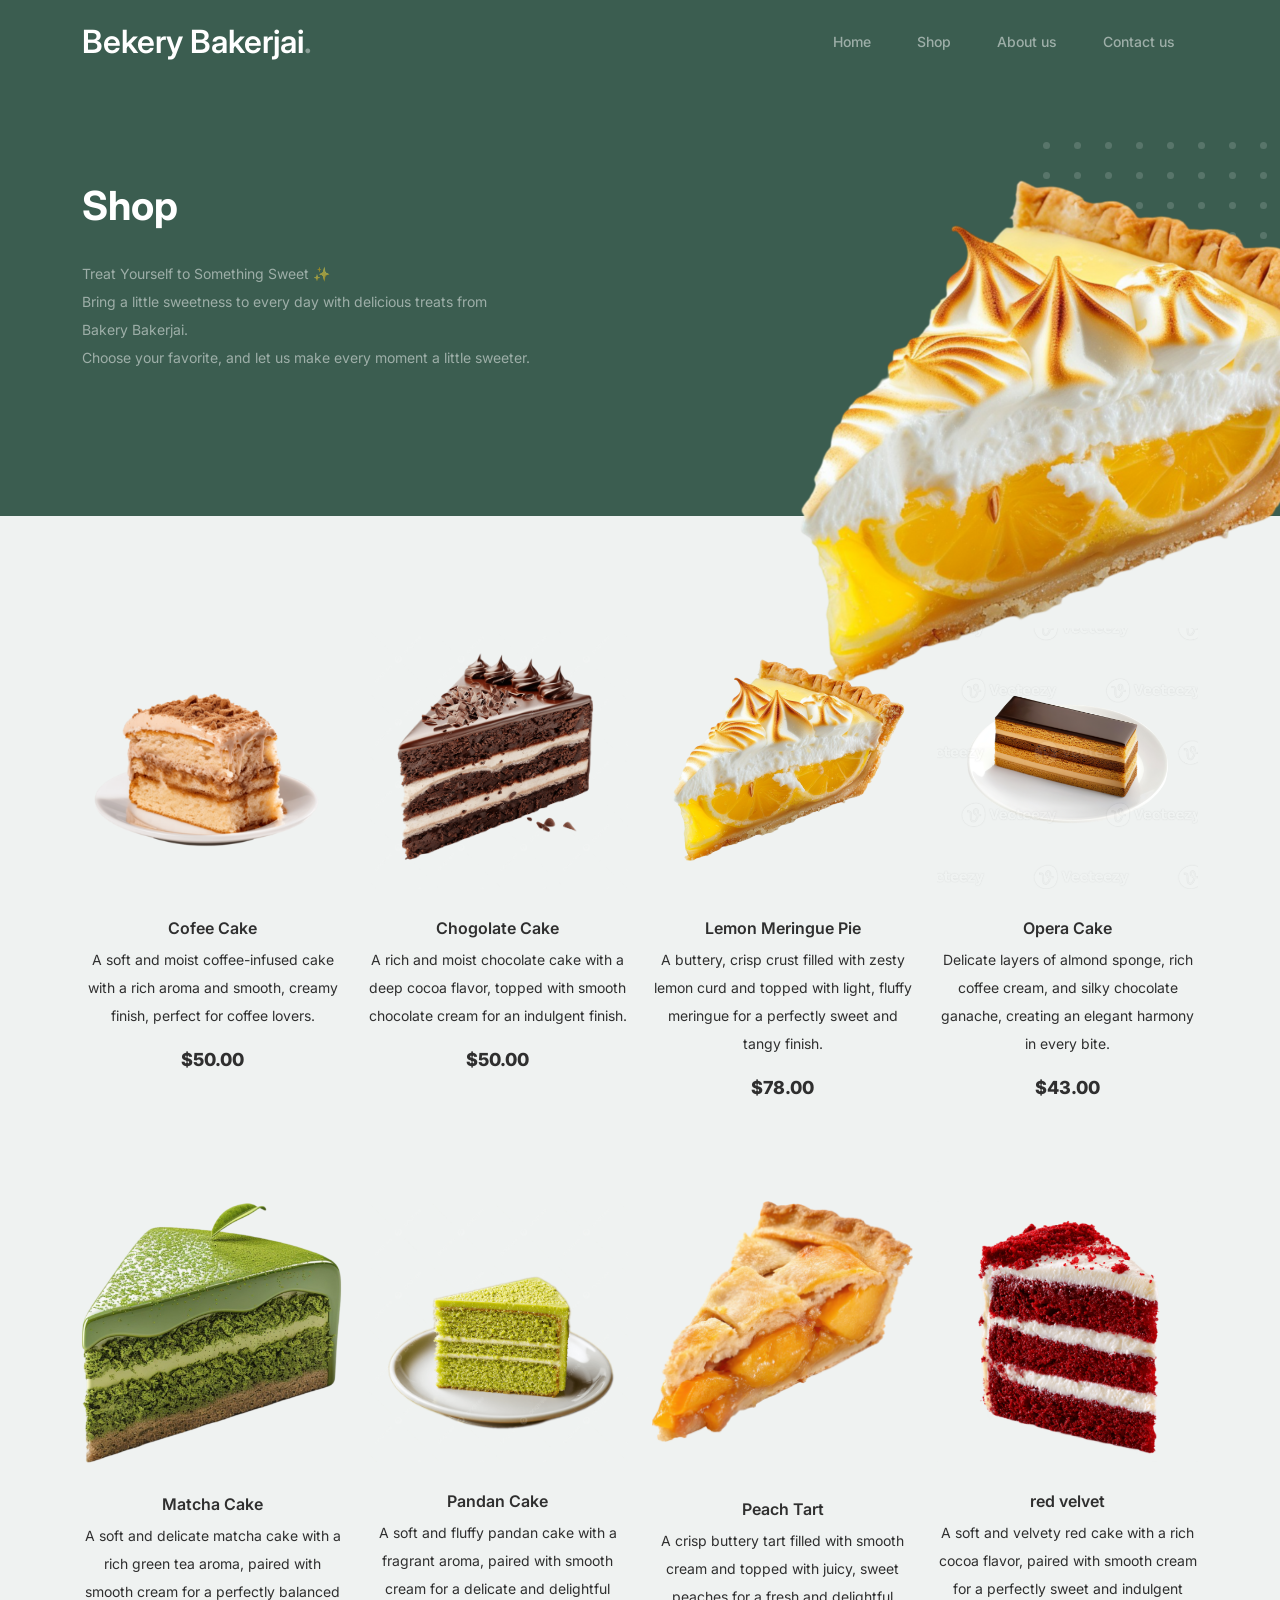
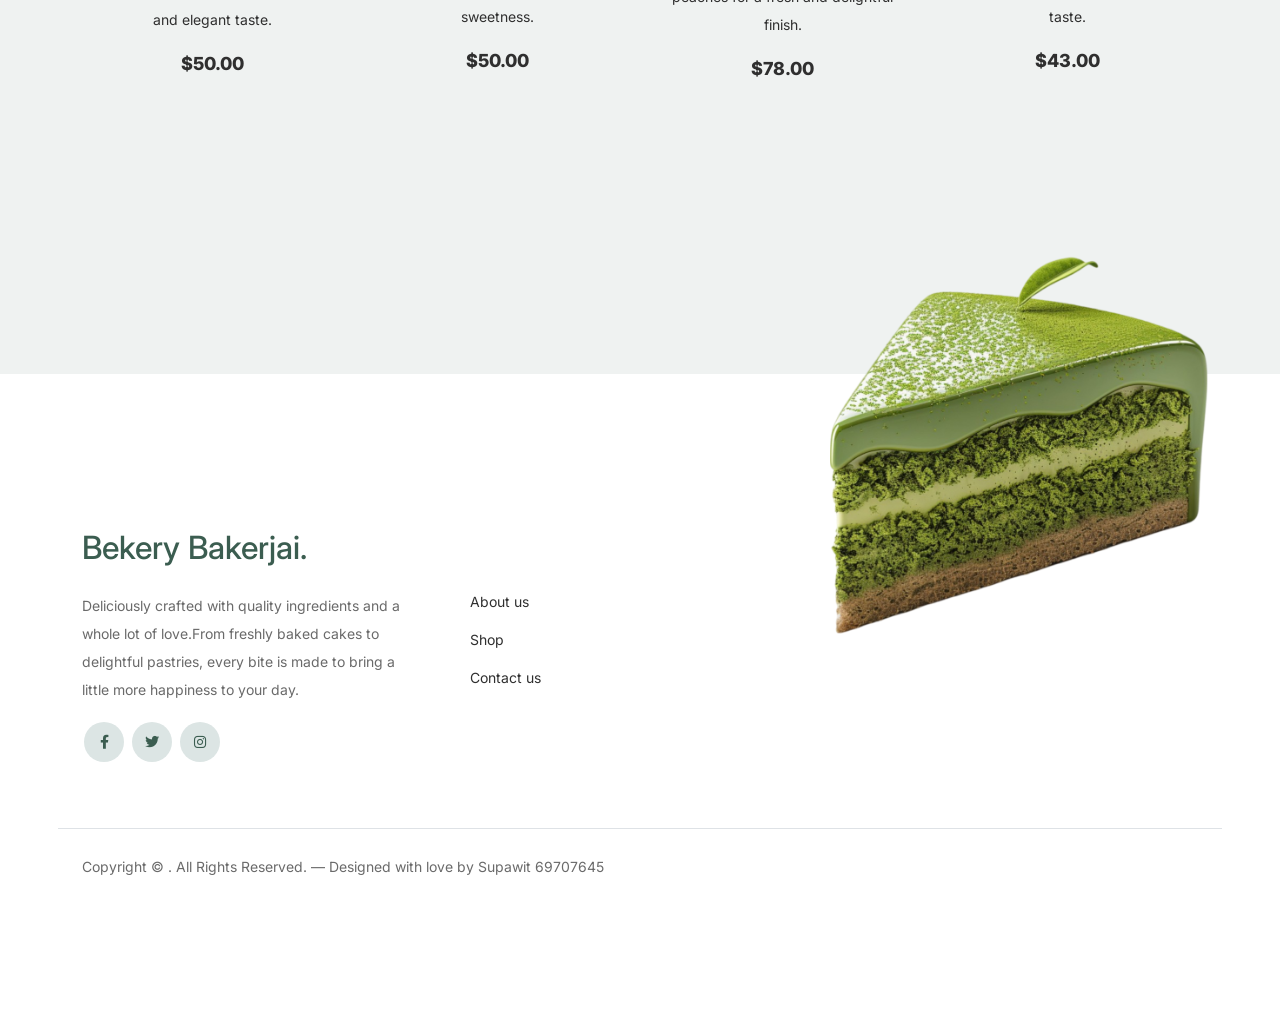
<file: shop.html>
<!-- /*
* Bootstrap 5
* Template Name: Furni
* Template Author: Untree.co
* Template URI: https://untree.co/
* License: https://creativecommons.org/licenses/by/3.0/
*/ -->
<!doctype html>
<html lang="en">

<head>
	<meta charset="utf-8">
	<meta name="viewport" content="width=device-width, initial-scale=1, shrink-to-fit=no">
	<meta name="author" content="Untree.co">
	<link rel="shortcut icon" href="favicon.png">

	<meta name="description" content="" />
	<meta name="keywords" content="bootstrap, bootstrap4" />

	<!-- Bootstrap CSS -->
	<link href="css/bootstrap.min.css" rel="stylesheet">
	<link href="https://cdnjs.cloudflare.com/ajax/libs/font-awesome/6.0.0-beta3/css/all.min.css" rel="stylesheet">
	<link href="css/tiny-slider.css" rel="stylesheet">
	<link href="css/style.css" rel="stylesheet">
	<title>Bekery Bakerjai</title>
</head>

<body>
	<div id="menu-container"></div>

	<!-- Start Hero Section -->
	<div class="hero">
		<div class="container">
			<div class="row justify-content-between">
				<div class="col-lg-7">
					<div class="intro-excerpt">
						<h1>Shop</h1>
						<p>Treat Yourself to Something Sweet ✨<br>
							Bring a little sweetness to every day with delicious treats from Bakery Bakerjai.<br>
							Choose your favorite, and let us make every moment a little sweeter.</p>
					</div>
				</div>
					<div class="col-lg-5">
					<div class="hero-img-wrap">
						<img src="img/Lemon Meringue Pie.webp" class="img-fluid lemon-img">
					</div>
				</div>
				</div>
			</div>
		</div>
	</div>
	<!-- End Hero Section -->


	<div class="untree_co-section product-section before-footer-section">
		<div class="container">
			<div class="row">

				<!-- Start Column 1 -->
				<div class="col-12 col-md-4 col-lg-3 mb-5">
					<a class="product-item" href="#">
						<img src="img/coffee cake.png" class="img-fluid product-thumbnail">
						<h3 class="product-title">Cofee Cake</h3>
						<p>A soft and moist coffee-infused cake with a rich aroma and smooth, creamy finish, perfect for coffee lovers.</p>
						<strong class="product-price">$50.00</strong>

						<span class="icon-cross">
							<img src="images/cross.svg" class="img-fluid">
						</span>
					</a>
				</div>
				<!-- End Column 1 -->

				<!-- Start Column 2 -->
				<div class="col-12 col-md-4 col-lg-3 mb-5">
					<a class="product-item" href="#">
						<img src="img/Chocolate CAke.avif" class="img-fluid product-thumbnail">
						<h3 class="product-title">Chogolate Cake</h3>
						<p>A rich and moist chocolate cake with a deep cocoa flavor, topped with smooth chocolate cream for an indulgent finish.</p>
						<strong class="product-price">$50.00</strong>

						<span class="icon-cross">
							<img src="images/cross.svg" class="img-fluid">
						</span>
					</a>
				</div>
				<!-- End Column 2 -->

				<!-- Start Column 3 -->
				<div class="col-12 col-md-4 col-lg-3 mb-5">
					<a class="product-item" href="#">
						<img src="img/Lemon Meringue Pie.webp" class="img-fluid product-thumbnail">
						<h3 class="product-title">Lemon Meringue Pie</h3>
						<p>A buttery, crisp crust filled with zesty lemon curd and topped with light, fluffy meringue for a perfectly sweet and tangy finish.</p>
						<strong class="product-price">$78.00</strong>

						<span class="icon-cross">
							<img src="images/cross.svg" class="img-fluid">
						</span>
					</a>
				</div>
				<!-- End Column 3 -->

				<!-- Start Column 4 -->
				<div class="col-12 col-md-4 col-lg-3 mb-5">
					<a class="product-item" href="#">
						<img src="img/Opera Cake.webp" class="img-fluid product-thumbnail">
						<h3 class="product-title">Opera Cake</h3>
						<p>Delicate layers of almond sponge, rich coffee cream, and silky chocolate ganache, creating an elegant harmony in every bite.</p>
						<strong class="product-price">$43.00</strong>

						<span class="icon-cross">
							<img src="images/cross.svg" class="img-fluid">
						</span>
					</a>
				</div>
				<!-- End Column 4 -->


				<!-- Start Column 1 -->
				<div class="col-12 col-md-4 col-lg-3 mb-5">
					<a class="product-item" href="#">
						<img src="img/cake1.png" class="img-fluid product-thumbnail">
						<h3 class="product-title">Matcha Cake</h3>
						<p>A soft and delicate matcha cake with a rich green tea aroma, paired with smooth cream for a perfectly balanced and elegant taste.</p>
						<strong class="product-price">$50.00</strong>

						<span class="icon-cross">
							<img src="images/cross.svg" class="img-fluid">
						</span>
					</a>
				</div>
				<!-- End Column 1 -->

				<!-- Start Column 2 -->
				<div class="col-12 col-md-4 col-lg-3 mb-5">
					<a class="product-item" href="#">
						<img src="img/Pandan Cake.png" class="img-fluid product-thumbnail">
						<h3 class="product-title">Pandan Cake</h3>
						<p>A soft and fluffy pandan cake with a fragrant aroma, paired with smooth cream for a delicate and delightful sweetness.</p>
						<strong class="product-price">$50.00</strong>

						<span class="icon-cross">
							<img src="images/cross.svg" class="img-fluid">
						</span>
					</a>
				</div>
				<!-- End Column 2 -->

				<!-- Start Column 3 -->
				<div class="col-12 col-md-4 col-lg-3 mb-5">
					<a class="product-item" href="#">
						<img src="img/Peach Tart.webp" class="img-fluid product-thumbnail">
						<br><br>
						<h3 class="product-title">Peach Tart</h3>
						<p>A crisp buttery tart filled with smooth cream and topped with juicy, sweet peaches for a fresh and delightful finish.</p>
						<strong class="product-price">$78.00</strong>

						<span class="icon-cross">
							<img src="images/cross.svg" class="img-fluid">
						</span>
					</a>
				</div>
				<!-- End Column 3 -->

				<!-- Start Column 4 -->
				<div class="col-12 col-md-4 col-lg-3 mb-5">
					<a class="product-item" href="#">
						<img src="img/red velvet.webp" class="img-fluid product-thumbnail">
						
						<h3 class="product-title">red velvet</h3>
						<p>A soft and velvety red cake with a rich cocoa flavor, paired with smooth cream for a perfectly sweet and indulgent taste.</p>
						<strong class="product-price">$43.00</strong>

						<span class="icon-cross">
							<img src="images/cross.svg" class="img-fluid">
						</span>
					</a>
				</div>
				<!-- End Column 4 -->

			</div>
		</div>
	</div>


	<!-- Start Footer Section -->
		<div id="footer"></div>
	<!-- End Footer Section -->


	<script src="js/bootstrap.bundle.min.js"></script>
	<script src="js/tiny-slider.js"></script>
	<script src="js/custom.js"></script>
	<script src="js/menu.js"></script>
</body>

</html>
</file>
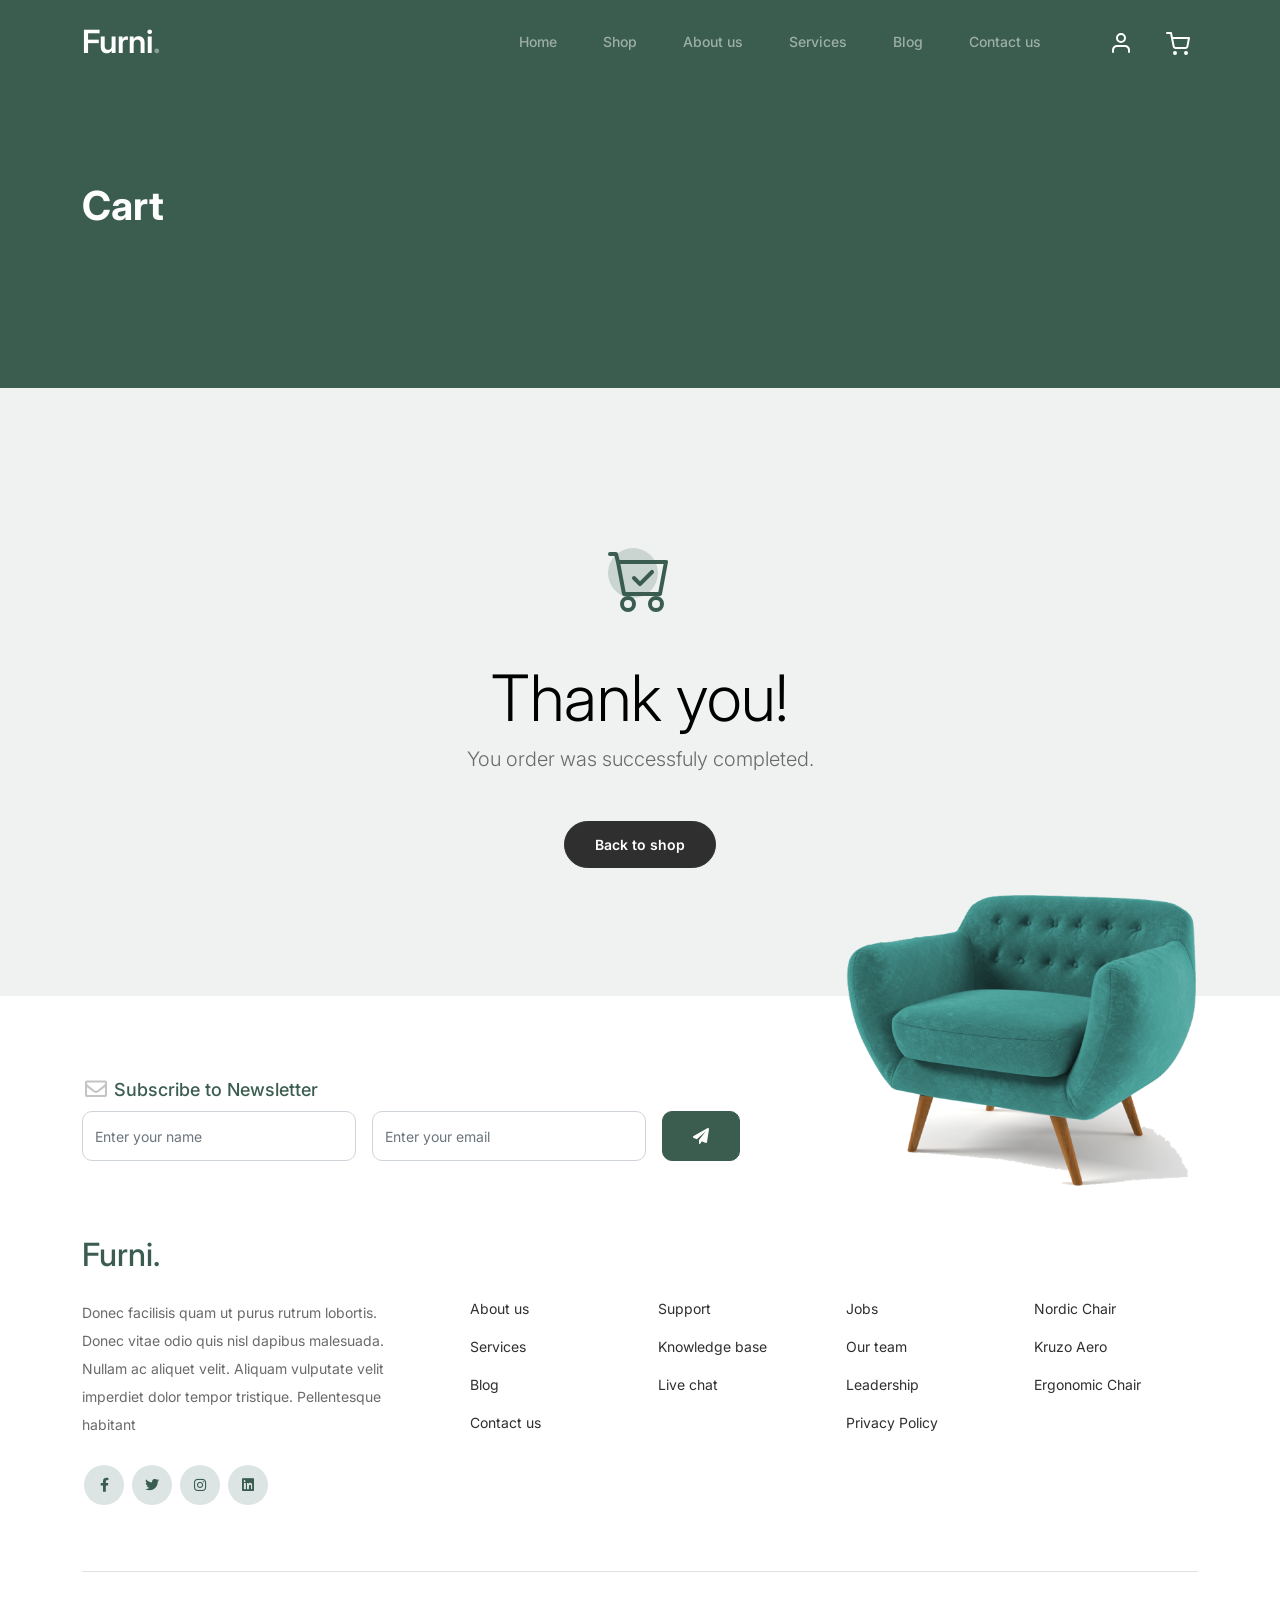
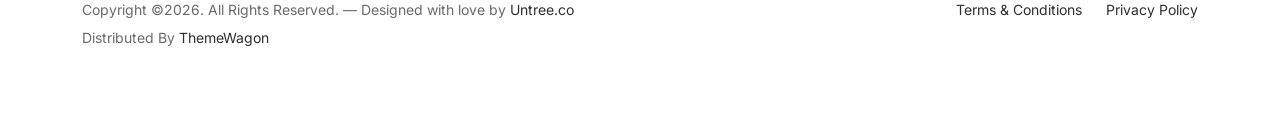
<file: thankyou.html>
<!-- /*
* Bootstrap 5
* Template Name: Furni
* Template Author: Untree.co
* Template URI: https://untree.co/
* License: https://creativecommons.org/licenses/by/3.0/
*/ -->
<!doctype html>
<html lang="en">
<head>
  <meta charset="utf-8">
  <meta name="viewport" content="width=device-width, initial-scale=1, shrink-to-fit=no">
  <meta name="author" content="Untree.co">
  <link rel="shortcut icon" href="favicon.png">

  <meta name="description" content="" />
  <meta name="keywords" content="bootstrap, bootstrap4" />

		<!-- Bootstrap CSS -->
		<link href="css/bootstrap.min.css" rel="stylesheet">
		<link href="https://cdnjs.cloudflare.com/ajax/libs/font-awesome/6.0.0-beta3/css/all.min.css" rel="stylesheet">
		<link href="css/tiny-slider.css" rel="stylesheet">
		<link href="css/style.css" rel="stylesheet">
		<title>Furni Free Bootstrap 5 Template for Furniture and Interior Design Websites by Untree.co </title>
	</head>

	<body>

		<!-- Start Header/Navigation -->
		<nav class="custom-navbar navbar navbar navbar-expand-md navbar-dark bg-dark" arial-label="Furni navigation bar">

			<div class="container">
				<a class="navbar-brand" href="index.html">Furni<span>.</span></a>

				<button class="navbar-toggler" type="button" data-bs-toggle="collapse" data-bs-target="#navbarsFurni" aria-controls="navbarsFurni" aria-expanded="false" aria-label="Toggle navigation">
					<span class="navbar-toggler-icon"></span>
				</button>

				<div class="collapse navbar-collapse" id="navbarsFurni">
					<ul class="custom-navbar-nav navbar-nav ms-auto mb-2 mb-md-0">
						<li class="nav-item ">
							<a class="nav-link" href="index.html">Home</a>
						</li>
						<li><a class="nav-link" href="shop.html">Shop</a></li>
						<li><a class="nav-link" href="about.html">About us</a></li>
						<li><a class="nav-link" href="services.html">Services</a></li>
						<li><a class="nav-link" href="blog.html">Blog</a></li>
						<li><a class="nav-link" href="contact.html">Contact us</a></li>
					</ul>

					<ul class="custom-navbar-cta navbar-nav mb-2 mb-md-0 ms-5">
						<li><a class="nav-link" href="#"><img src="images/user.svg"></a></li>
						<li><a class="nav-link" href="cart.html"><img src="images/cart.svg"></a></li>
					</ul>
				</div>
			</div>
				
		</nav>
		<!-- End Header/Navigation -->

		<!-- Start Hero Section -->
			<div class="hero">
				<div class="container">
					<div class="row justify-content-between">
						<div class="col-lg-5">
							<div class="intro-excerpt">
								<h1>Cart</h1>
							</div>
						</div>
						<div class="col-lg-7">
							
						</div>
					</div>
				</div>
			</div>
		<!-- End Hero Section -->

		

		<div class="untree_co-section">
    <div class="container">
      <div class="row">
        <div class="col-md-12 text-center pt-5">
          <span class="display-3 thankyou-icon text-primary">
            <svg width="1em" height="1em" viewBox="0 0 16 16" class="bi bi-cart-check mb-5" fill="currentColor" xmlns="http://www.w3.org/2000/svg">
              <path fill-rule="evenodd" d="M11.354 5.646a.5.5 0 0 1 0 .708l-3 3a.5.5 0 0 1-.708 0l-1.5-1.5a.5.5 0 1 1 .708-.708L8 8.293l2.646-2.647a.5.5 0 0 1 .708 0z"/>
              <path fill-rule="evenodd" d="M0 1.5A.5.5 0 0 1 .5 1H2a.5.5 0 0 1 .485.379L2.89 3H14.5a.5.5 0 0 1 .491.592l-1.5 8A.5.5 0 0 1 13 12H4a.5.5 0 0 1-.491-.408L2.01 3.607 1.61 2H.5a.5.5 0 0 1-.5-.5zM3.102 4l1.313 7h8.17l1.313-7H3.102zM5 12a2 2 0 1 0 0 4 2 2 0 0 0 0-4zm7 0a2 2 0 1 0 0 4 2 2 0 0 0 0-4zm-7 1a1 1 0 1 0 0 2 1 1 0 0 0 0-2zm7 0a1 1 0 1 0 0 2 1 1 0 0 0 0-2z"/>
            </svg>
          </span>
          <h2 class="display-3 text-black">Thank you!</h2>
          <p class="lead mb-5">You order was successfuly completed.</p>
          <p><a href="shop.html" class="btn btn-sm btn-outline-black">Back to shop</a></p>
        </div>
      </div>
    </div>
  </div>

		<!-- Start Footer Section -->
		<footer class="footer-section">
			<div class="container relative">

				<div class="sofa-img">
					<img src="images/sofa.png" alt="Image" class="img-fluid">
				</div>

				<div class="row">
					<div class="col-lg-8">
						<div class="subscription-form">
							<h3 class="d-flex align-items-center"><span class="me-1"><img src="images/envelope-outline.svg" alt="Image" class="img-fluid"></span><span>Subscribe to Newsletter</span></h3>

							<form action="#" class="row g-3">
								<div class="col-auto">
									<input type="text" class="form-control" placeholder="Enter your name">
								</div>
								<div class="col-auto">
									<input type="email" class="form-control" placeholder="Enter your email">
								</div>
								<div class="col-auto">
									<button class="btn btn-primary">
										<span class="fa fa-paper-plane"></span>
									</button>
								</div>
							</form>

						</div>
					</div>
				</div>

				<div class="row g-5 mb-5">
					<div class="col-lg-4">
						<div class="mb-4 footer-logo-wrap"><a href="#" class="footer-logo">Furni<span>.</span></a></div>
						<p class="mb-4">Donec facilisis quam ut purus rutrum lobortis. Donec vitae odio quis nisl dapibus malesuada. Nullam ac aliquet velit. Aliquam vulputate velit imperdiet dolor tempor tristique. Pellentesque habitant</p>

						<ul class="list-unstyled custom-social">
							<li><a href="#"><span class="fa fa-brands fa-facebook-f"></span></a></li>
							<li><a href="#"><span class="fa fa-brands fa-twitter"></span></a></li>
							<li><a href="#"><span class="fa fa-brands fa-instagram"></span></a></li>
							<li><a href="#"><span class="fa fa-brands fa-linkedin"></span></a></li>
						</ul>
					</div>

					<div class="col-lg-8">
						<div class="row links-wrap">
							<div class="col-6 col-sm-6 col-md-3">
								<ul class="list-unstyled">
									<li><a href="#">About us</a></li>
									<li><a href="#">Services</a></li>
									<li><a href="#">Blog</a></li>
									<li><a href="#">Contact us</a></li>
								</ul>
							</div>

							<div class="col-6 col-sm-6 col-md-3">
								<ul class="list-unstyled">
									<li><a href="#">Support</a></li>
									<li><a href="#">Knowledge base</a></li>
									<li><a href="#">Live chat</a></li>
								</ul>
							</div>

							<div class="col-6 col-sm-6 col-md-3">
								<ul class="list-unstyled">
									<li><a href="#">Jobs</a></li>
									<li><a href="#">Our team</a></li>
									<li><a href="#">Leadership</a></li>
									<li><a href="#">Privacy Policy</a></li>
								</ul>
							</div>

							<div class="col-6 col-sm-6 col-md-3">
								<ul class="list-unstyled">
									<li><a href="#">Nordic Chair</a></li>
									<li><a href="#">Kruzo Aero</a></li>
									<li><a href="#">Ergonomic Chair</a></li>
								</ul>
							</div>
						</div>
					</div>

				</div>

				<div class="border-top copyright">
					<div class="row pt-4">
						<div class="col-lg-6">
							<p class="mb-2 text-center text-lg-start">Copyright &copy;<script>document.write(new Date().getFullYear());</script>. All Rights Reserved. &mdash; Designed with love by <a href="https://untree.co">Untree.co</a> Distributed By <a href="https://themewagon.com">ThemeWagon</a> <!-- License information: https://untree.co/license/ -->
            </p>
						</div>

						<div class="col-lg-6 text-center text-lg-end">
							<ul class="list-unstyled d-inline-flex ms-auto">
								<li class="me-4"><a href="#">Terms &amp; Conditions</a></li>
								<li><a href="#">Privacy Policy</a></li>
							</ul>
						</div>

					</div>
				</div>

			</div>
		</footer>
		<!-- End Footer Section -->	


		<script src="js/bootstrap.bundle.min.js"></script>
		<script src="js/tiny-slider.js"></script>
		<script src="js/custom.js"></script>
	</body>

</html>
</file>
<file: css/tiny-slider.css>
.tns-outer{padding:0 !important}.tns-outer [hidden]{display:none !important}.tns-outer [aria-controls],.tns-outer [data-action]{cursor:pointer}.tns-slider{-webkit-transition:all 0s;-moz-transition:all 0s;transition:all 0s}.tns-slider>.tns-item{-webkit-box-sizing:border-box;-moz-box-sizing:border-box;box-sizing:border-box}.tns-horizontal.tns-subpixel{white-space:nowrap}.tns-horizontal.tns-subpixel>.tns-item{display:inline-block;vertical-align:top;white-space:normal}.tns-horizontal.tns-no-subpixel:after{content:'';display:table;clear:both}.tns-horizontal.tns-no-subpixel>.tns-item{float:left}.tns-horizontal.tns-carousel.tns-no-subpixel>.tns-item{margin-right:-100%}.tns-no-calc{position:relative;left:0}.tns-gallery{position:relative;left:0;min-height:1px}.tns-gallery>.tns-item{position:absolute;left:-100%;-webkit-transition:transform 0s, opacity 0s;-moz-transition:transform 0s, opacity 0s;transition:transform 0s, opacity 0s}.tns-gallery>.tns-slide-active{position:relative;left:auto !important}.tns-gallery>.tns-moving{-webkit-transition:all 0.25s;-moz-transition:all 0.25s;transition:all 0.25s}.tns-autowidth{display:inline-block}.tns-lazy-img{-webkit-transition:opacity 0.6s;-moz-transition:opacity 0.6s;transition:opacity 0.6s;opacity:0.6}.tns-lazy-img.tns-complete{opacity:1}.tns-ah{-webkit-transition:height 0s;-moz-transition:height 0s;transition:height 0s}.tns-ovh{overflow:hidden}.tns-visually-hidden{position:absolute;left:-10000em}.tns-transparent{opacity:0;visibility:hidden}.tns-fadeIn{opacity:1;filter:alpha(opacity=100);z-index:0}.tns-normal,.tns-fadeOut{opacity:0;filter:alpha(opacity=0);z-index:-1}.tns-vpfix{white-space:nowrap}.tns-vpfix>div,.tns-vpfix>li{display:inline-block}.tns-t-subp2{margin:0 auto;width:310px;position:relative;height:10px;overflow:hidden}.tns-t-ct{width:2333.3333333%;width:-webkit-calc(100% * 70 / 3);width:-moz-calc(100% * 70 / 3);width:calc(100% * 70 / 3);position:absolute;right:0}.tns-t-ct:after{content:'';display:table;clear:both}.tns-t-ct>div{width:1.4285714%;width:-webkit-calc(100% / 70);width:-moz-calc(100% / 70);width:calc(100% / 70);height:10px;float:left}

/*# sourceMappingURL=sourcemaps/tiny-slider.css.map */
</file>
<file: css/style.css>
/*
* Template Name: UntreeStore
* Template Author: Untree.co
* Author URI: https://untree.co/
* License: https://creativecommons.org/licenses/by/3.0/
*/
@import url("https://fonts.googleapis.com/css2?family=Inter:wght@400;500;600;700;800&display=swap");
body {
  overflow-x: hidden;
  position: relative; }

body {
  font-family: "Inter", sans-serif;
  font-weight: 400;
  line-height: 28px;
  color: #6a6a6a;
  font-size: 14px;
  background-color: #eff2f1; }

a {
  text-decoration: none;
  -webkit-transition: .3s all ease;
  -o-transition: .3s all ease;
  transition: .3s all ease;
  color: #2f2f2f;
  text-decoration: underline; }
  a:hover {
    color: #2f2f2f;
    text-decoration: none; }
  a.more {
    font-weight: 600; }

.custom-navbar {
  background: #3b5d50 !important;
  padding-top: 20px;
  padding-bottom: 20px; }
  .custom-navbar .navbar-brand {
    font-size: 32px;
    font-weight: 600; }
    .custom-navbar .navbar-brand > span {
      opacity: .4; }
  .custom-navbar .navbar-toggler {
    border-color: transparent; }
    .custom-navbar .navbar-toggler:active, .custom-navbar .navbar-toggler:focus {
      -webkit-box-shadow: none;
      box-shadow: none;
      outline: none; }
  @media (min-width: 992px) {
    .custom-navbar .custom-navbar-nav li {
      margin-left: 15px;
      margin-right: 15px; } }
  .custom-navbar .custom-navbar-nav li a {
    font-weight: 500;
    color: #ffffff !important;
    opacity: .5;
    -webkit-transition: .3s all ease;
    -o-transition: .3s all ease;
    transition: .3s all ease;
    position: relative; }
    @media (min-width: 768px) {
      .custom-navbar .custom-navbar-nav li a:before {
        content: "";
        position: absolute;
        bottom: 0;
        left: 8px;
        right: 8px;
        background: #f9bf29;
        height: 5px;
        opacity: 1;
        visibility: visible;
        width: 0;
        -webkit-transition: .15s all ease-out;
        -o-transition: .15s all ease-out;
        transition: .15s all ease-out; } }
    .custom-navbar .custom-navbar-nav li a:hover {
      opacity: 1; }
      .custom-navbar .custom-navbar-nav li a:hover:before {
        width: calc(100% - 16px); }
  .custom-navbar .custom-navbar-nav li.active a {
    opacity: 1; }
    .custom-navbar .custom-navbar-nav li.active a:before {
      width: calc(100% - 16px); }
  .custom-navbar .custom-navbar-cta {
    margin-left: 0 !important;
    -webkit-box-orient: horizontal;
    -webkit-box-direction: normal;
    -ms-flex-direction: row;
    flex-direction: row; }
    @media (min-width: 768px) {
      .custom-navbar .custom-navbar-cta {
        margin-left: 40px !important; } }
    .custom-navbar .custom-navbar-cta li {
      margin-left: 0px;
      margin-right: 0px; }
      .custom-navbar .custom-navbar-cta li:first-child {
        margin-right: 20px; }

.hero {
  background: #3b5d50;
  padding: calc(4rem - 30px) 0 0rem 0; }
  @media (min-width: 768px) {
    .hero {
      padding: calc(4rem - 30px) 0 4rem 0; } }
  @media (min-width: 992px) {
    .hero {
      padding: calc(8rem - 30px) 0 8rem 0; } }
  .hero .intro-excerpt {
    position: relative;
    z-index: 4; }
    @media (min-width: 992px) {
      .hero .intro-excerpt {
        max-width: 450px; } }
  .hero h1 {
    font-weight: 700;
    color: #ffffff;
    margin-bottom: 30px; }
    @media (min-width: 1400px) {
      .hero h1 {
        font-size: 54px; } }
  .hero p {
    color: rgba(255, 255, 255, 0.5);
    margin-botom: 30px; }
  .hero .hero-img-wrap {
    position: relative; }
    .hero .hero-img-wrap img {
      position: relative;
      top: 0px;
      right: 0px;
      z-index: 2;
      max-width: 780px;
      left: -20px; }
      @media (min-width: 768px) {
        .hero .hero-img-wrap img {
          right: 0px;
          left: -100px; } }
      @media (min-width: 992px) {
        .hero .hero-img-wrap img {
          left: 0px;
          top: -80px;
          position: absolute;
          right: -50px; } }
      @media (min-width: 1200px) {
        .hero .hero-img-wrap img {
          left: 0px;
          top: -80px;
          right: -100px; } }
    .hero .hero-img-wrap:after {
      content: "";
      position: absolute;
      width: 255px;
      height: 217px;
      background-image: url("../images/dots-light.svg");
      background-size: contain;
      background-repeat: no-repeat;
      right: -100px;
      top: -0px; }
      @media (min-width: 1200px) {
        .hero .hero-img-wrap:after {
          top: -40px; } }

.btn {
  font-weight: 600;
  padding: 12px 30px;
  border-radius: 30px;
  color: #ffffff;
  background: #2f2f2f;
  border-color: #2f2f2f; }
  .btn:hover {
    color: #ffffff;
    background: #222222;
    border-color: #222222; }
  .btn:active, .btn:focus {
    outline: none !important;
    -webkit-box-shadow: none;
    box-shadow: none; }
  .btn.btn-primary {
    background: #3b5d50;
    border-color: #3b5d50; }
    .btn.btn-primary:hover {
      background: #314d43;
      border-color: #314d43; }
  .btn.btn-secondary {
    color: #2f2f2f;
    background: #f9bf29;
    border-color: #f9bf29; }
    .btn.btn-secondary:hover {
      background: #f8b810;
      border-color: #f8b810; }
  .btn.btn-white-outline {
    background: transparent;
    border-width: 2px;
    border-color: rgba(255, 255, 255, 0.3); }
    .btn.btn-white-outline:hover {
      border-color: white;
      color: #ffffff; }

.section-title {
  color: #2f2f2f; }

.product-section {
  padding: 7rem 0; }
  .product-section .product-item {
    text-align: center;
    text-decoration: none;
    display: block;
    position: relative;
    padding-bottom: 50px;
    cursor: pointer; }
    .product-section .product-item .product-thumbnail {
      margin-bottom: 30px;
      position: relative;
      top: 0;
      -webkit-transition: .3s all ease;
      -o-transition: .3s all ease;
      transition: .3s all ease; }
    .product-section .product-item h3 {
      font-weight: 600;
      font-size: 16px; }
    .product-section .product-item strong {
      font-weight: 800 !important;
      font-size: 18px !important; }
    .product-section .product-item h3, .product-section .product-item strong {
      color: #2f2f2f;
      text-decoration: none; }
    .product-section .product-item .icon-cross {
      position: absolute;
      width: 35px;
      height: 35px;
      display: inline-block;
      background: #2f2f2f;
      bottom: 15px;
      left: 50%;
      -webkit-transform: translateX(-50%);
      -ms-transform: translateX(-50%);
      transform: translateX(-50%);
      margin-bottom: -17.5px;
      border-radius: 50%;
      opacity: 0;
      visibility: hidden;
      -webkit-transition: .3s all ease;
      -o-transition: .3s all ease;
      transition: .3s all ease; }
      .product-section .product-item .icon-cross img {
        position: absolute;
        left: 50%;
        top: 50%;
        -webkit-transform: translate(-50%, -50%);
        -ms-transform: translate(-50%, -50%);
        transform: translate(-50%, -50%); }
    .product-section .product-item:before {
      bottom: 0;
      left: 0;
      right: 0;
      position: absolute;
      content: "";
      background: #dce5e4;
      height: 0%;
      z-index: -1;
      border-radius: 10px;
      -webkit-transition: .3s all ease;
      -o-transition: .3s all ease;
      transition: .3s all ease; }
    .product-section .product-item:hover .product-thumbnail {
      top: -25px; }
    .product-section .product-item:hover .icon-cross {
      bottom: 0;
      opacity: 1;
      visibility: visible; }
    .product-section .product-item:hover:before {
      height: 70%; }

.why-choose-section {
  padding: 7rem 0; }
  .why-choose-section .img-wrap {
    position: relative; }
    .why-choose-section .img-wrap:before {
      position: absolute;
      content: "";
      width: 255px;
      height: 217px;
      background-image: url("../images/dots-yellow.svg");
      background-repeat: no-repeat;
      background-size: contain;
      -webkit-transform: translate(-40%, -40%);
      -ms-transform: translate(-40%, -40%);
      transform: translate(-40%, -40%);
      z-index: -1; }
    .why-choose-section .img-wrap img {
      border-radius: 20px; }

.feature {
  margin-bottom: 30px; }
  .feature .icon {
    display: inline-block;
    position: relative;
    margin-bottom: 20px; }
    .feature .icon:before {
      content: "";
      width: 33px;
      height: 33px;
      position: absolute;
      background: rgba(59, 93, 80, 0.2);
      border-radius: 50%;
      right: -8px;
      bottom: 0; }
  .feature h3 {
    font-size: 14px;
    color: #2f2f2f; }
  .feature p {
    font-size: 14px;
    line-height: 22px;
    color: #6a6a6a; }

.we-help-section {
  padding: 7rem 0; }
  .we-help-section .imgs-grid {
    display: -ms-grid;
    display: grid;
    -ms-grid-columns: (1fr)[27];
    grid-template-columns: repeat(27, 1fr);
    position: relative; }
    .we-help-section .imgs-grid:before {
      position: absolute;
      content: "";
      width: 255px;
      height: 217px;
      background-image: url("../images/dots-green.svg");
      background-size: contain;
      background-repeat: no-repeat;
      -webkit-transform: translate(-40%, -40%);
      -ms-transform: translate(-40%, -40%);
      transform: translate(-40%, -40%);
      z-index: -1; }
    .we-help-section .imgs-grid .grid {
      position: relative; }
      .we-help-section .imgs-grid .grid img {
        border-radius: 20px;
        max-width: 100%; }
      .we-help-section .imgs-grid .grid.grid-1 {
        -ms-grid-column: 1;
        -ms-grid-column-span: 18;
        grid-column: 1 / span 18;
        -ms-grid-row: 1;
        -ms-grid-row-span: 27;
        grid-row: 1 / span 27; }
      .we-help-section .imgs-grid .grid.grid-2 {
        -ms-grid-column: 19;
        -ms-grid-column-span: 27;
        grid-column: 19 / span 27;
        -ms-grid-row: 1;
        -ms-grid-row-span: 5;
        grid-row: 1 / span 5;
        padding-left: 20px; }
      .we-help-section .imgs-grid .grid.grid-3 {
        -ms-grid-column: 14;
        -ms-grid-column-span: 16;
        grid-column: 14 / span 16;
        -ms-grid-row: 6;
        -ms-grid-row-span: 27;
        grid-row: 6 / span 27;
        padding-top: 20px; }

.custom-list {
  width: 100%; }
  .custom-list li {
    display: inline-block;
    width: calc(50% - 20px);
    margin-bottom: 12px;
    line-height: 1.5;
    position: relative;
    padding-left: 20px; }
    .custom-list li:before {
      content: "";
      width: 8px;
      height: 8px;
      border-radius: 50%;
      border: 2px solid #3b5d50;
      position: absolute;
      left: 0;
      top: 8px; }

.popular-product {
  padding: 0 0 7rem 0; }
  .popular-product .product-item-sm h3 {
    font-size: 14px;
    font-weight: 700;
    color: #2f2f2f; }
  .popular-product .product-item-sm a {
    text-decoration: none;
    color: #2f2f2f;
    -webkit-transition: .3s all ease;
    -o-transition: .3s all ease;
    transition: .3s all ease; }
    .popular-product .product-item-sm a:hover {
      color: rgba(47, 47, 47, 0.5); }
  .popular-product .product-item-sm p {
    line-height: 1.4;
    margin-bottom: 10px;
    font-size: 14px; }
  .popular-product .product-item-sm .thumbnail {
    margin-right: 10px;
    -webkit-box-flex: 0;
    -ms-flex: 0 0 120px;
    flex: 0 0 120px;
    position: relative; }
    .popular-product .product-item-sm .thumbnail:before {
      content: "";
      position: absolute;
      border-radius: 20px;
      background: #dce5e4;
      width: 98px;
      height: 98px;
      top: 50%;
      left: 50%;
      -webkit-transform: translate(-50%, -50%);
      -ms-transform: translate(-50%, -50%);
      transform: translate(-50%, -50%);
      z-index: -1; }

.testimonial-section {
  padding: 3rem 0 7rem 0; }

.testimonial-slider-wrap {
  position: relative; }
  .testimonial-slider-wrap .tns-inner {
    padding-top: 30px; }
  .testimonial-slider-wrap .item .testimonial-block blockquote {
    font-size: 16px; }
    @media (min-width: 768px) {
      .testimonial-slider-wrap .item .testimonial-block blockquote {
        line-height: 32px;
        font-size: 18px; } }
  .testimonial-slider-wrap .item .testimonial-block .author-info .author-pic {
    margin-bottom: 20px; }
    .testimonial-slider-wrap .item .testimonial-block .author-info .author-pic img {
      max-width: 80px;
      border-radius: 50%; }
  .testimonial-slider-wrap .item .testimonial-block .author-info h3 {
    font-size: 14px;
    font-weight: 700;
    color: #2f2f2f;
    margin-bottom: 0; }
  .testimonial-slider-wrap #testimonial-nav {
    position: absolute;
    top: 50%;
    z-index: 99;
    width: 100%;
    display: none; }
    @media (min-width: 768px) {
      .testimonial-slider-wrap #testimonial-nav {
        display: block; } }
    .testimonial-slider-wrap #testimonial-nav > span {
      cursor: pointer;
      position: absolute;
      width: 58px;
      height: 58px;
      line-height: 58px;
      border-radius: 50%;
      background: rgba(59, 93, 80, 0.1);
      color: #2f2f2f;
      -webkit-transition: .3s all ease;
      -o-transition: .3s all ease;
      transition: .3s all ease; }
      .testimonial-slider-wrap #testimonial-nav > span:hover {
        background: #3b5d50;
        color: #ffffff; }
    .testimonial-slider-wrap #testimonial-nav .prev {
      left: -10px; }
    .testimonial-slider-wrap #testimonial-nav .next {
      right: 0; }
  .testimonial-slider-wrap .tns-nav {
    position: absolute;
    bottom: -50px;
    left: 50%;
    -webkit-transform: translateX(-50%);
    -ms-transform: translateX(-50%);
    transform: translateX(-50%); }
    .testimonial-slider-wrap .tns-nav button {
      background: none;
      border: none;
      display: inline-block;
      position: relative;
      width: 0 !important;
      height: 7px !important;
      margin: 2px; }
      .testimonial-slider-wrap .tns-nav button:active, .testimonial-slider-wrap .tns-nav button:focus, .testimonial-slider-wrap .tns-nav button:hover {
        outline: none;
        -webkit-box-shadow: none;
        box-shadow: none;
        background: none; }
      .testimonial-slider-wrap .tns-nav button:before {
        display: block;
        width: 7px;
        height: 7px;
        left: 0;
        top: 0;
        position: absolute;
        content: "";
        border-radius: 50%;
        -webkit-transition: .3s all ease;
        -o-transition: .3s all ease;
        transition: .3s all ease;
        background-color: #d6d6d6; }
      .testimonial-slider-wrap .tns-nav button:hover:before, .testimonial-slider-wrap .tns-nav button.tns-nav-active:before {
        background-color: #3b5d50; }

.before-footer-section {
  padding: 7rem 0 12rem 0 !important; }

.blog-section {
  padding: 7rem 0 12rem 0; }
  .blog-section .post-entry a {
    text-decoration: none; }
  .blog-section .post-entry .post-thumbnail {
    display: block;
    margin-bottom: 20px; }
    .blog-section .post-entry .post-thumbnail img {
      border-radius: 20px;
      -webkit-transition: .3s all ease;
      -o-transition: .3s all ease;
      transition: .3s all ease; }
  .blog-section .post-entry .post-content-entry {
    padding-left: 15px;
    padding-right: 15px; }
    .blog-section .post-entry .post-content-entry h3 {
      font-size: 16px;
      margin-bottom: 0;
      font-weight: 600;
      margin-bottom: 7px; }
    .blog-section .post-entry .post-content-entry .meta {
      font-size: 14px; }
      .blog-section .post-entry .post-content-entry .meta a {
        font-weight: 600; }
  .blog-section .post-entry:hover .post-thumbnail img, .blog-section .post-entry:focus .post-thumbnail img {
    opacity: .7; }

.footer-section {
  padding: 80px 0;
  background: #ffffff; }
  .footer-section .relative {
    position: relative; }
  .footer-section a {
    text-decoration: none;
    color: #2f2f2f;
    -webkit-transition: .3s all ease;
    -o-transition: .3s all ease;
    transition: .3s all ease; }
    .footer-section a:hover {
      color: rgba(47, 47, 47, 0.5); }
  .footer-section .subscription-form {
    margin-bottom: 40px;
    position: relative;
    z-index: 2;
    margin-top: 100px; }
    @media (min-width: 992px) {
      .footer-section .subscription-form {
        margin-top: 0px;
        margin-bottom: 80px; } }
    .footer-section .subscription-form h3 {
      font-size: 18px;
      font-weight: 500;
      color: #3b5d50; }
    .footer-section .subscription-form .form-control {
      height: 50px;
      border-radius: 10px;
      font-family: "Inter", sans-serif; }
      .footer-section .subscription-form .form-control:active, .footer-section .subscription-form .form-control:focus {
        outline: none;
        -webkit-box-shadow: none;
        box-shadow: none;
        border-color: #3b5d50;
        -webkit-box-shadow: 0 1px 4px 0 rgba(0, 0, 0, 0.2);
        box-shadow: 0 1px 4px 0 rgba(0, 0, 0, 0.2); }
      .footer-section .subscription-form .form-control::-webkit-input-placeholder {
        font-size: 14px; }
      .footer-section .subscription-form .form-control::-moz-placeholder {
        font-size: 14px; }
      .footer-section .subscription-form .form-control:-ms-input-placeholder {
        font-size: 14px; }
      .footer-section .subscription-form .form-control:-moz-placeholder {
        font-size: 14px; }
    .footer-section .subscription-form .btn {
      border-radius: 10px !important; }
  .footer-section .sofa-img {
    position: absolute;
    top: -200px;
    z-index: 1;
    right: 0; }
    .footer-section .sofa-img img {
      max-width: 380px; }
  .footer-section .links-wrap {
    margin-top: 0px; }
    @media (min-width: 992px) {
      .footer-section .links-wrap {
        margin-top: 54px; } }
    .footer-section .links-wrap ul li {
      margin-bottom: 10px; }
  .footer-section .footer-logo-wrap .footer-logo {
    font-size: 32px;
    font-weight: 500;
    text-decoration: none;
    color: #3b5d50; }
  .footer-section .custom-social li {
    margin: 2px;
    display: inline-block; }
    .footer-section .custom-social li a {
      width: 40px;
      height: 40px;
      text-align: center;
      line-height: 40px;
      display: inline-block;
      background: #dce5e4;
      color: #3b5d50;
      border-radius: 50%; }
      .footer-section .custom-social li a:hover {
        background: #3b5d50;
        color: #ffffff; }
  .footer-section .border-top {
    border-color: #dce5e4; }
    .footer-section .border-top.copyright {
      font-size: 14px !important; }

.untree_co-section {
  padding: 7rem 0; }

.form-control {
  height: 50px;
  border-radius: 10px;
  font-family: "Inter", sans-serif; }
  .form-control:active, .form-control:focus {
    outline: none;
    -webkit-box-shadow: none;
    box-shadow: none;
    border-color: #3b5d50;
    -webkit-box-shadow: 0 1px 4px 0 rgba(0, 0, 0, 0.2);
    box-shadow: 0 1px 4px 0 rgba(0, 0, 0, 0.2); }
  .form-control::-webkit-input-placeholder {
    font-size: 14px; }
  .form-control::-moz-placeholder {
    font-size: 14px; }
  .form-control:-ms-input-placeholder {
    font-size: 14px; }
  .form-control:-moz-placeholder {
    font-size: 14px; }

.service {
  line-height: 1.5; }
  .service .service-icon {
    border-radius: 10px;
    -webkit-box-flex: 0;
    -ms-flex: 0 0 50px;
    flex: 0 0 50px;
    height: 50px;
    line-height: 50px;
    text-align: center;
    background: #3b5d50;
    margin-right: 20px;
    color: #ffffff; }

textarea {
  height: auto !important; }

.site-blocks-table {
  overflow: auto; }
  .site-blocks-table .product-thumbnail {
    width: 200px; }
  .site-blocks-table .btn {
    padding: 2px 10px; }
  .site-blocks-table thead th {
    padding: 30px;
    text-align: center;
    border-width: 0px !important;
    vertical-align: middle;
    color: rgba(0, 0, 0, 0.8);
    font-size: 18px; }
  .site-blocks-table td {
    padding: 20px;
    text-align: center;
    vertical-align: middle;
    color: rgba(0, 0, 0, 0.8); }
  .site-blocks-table tbody tr:first-child td {
    border-top: 1px solid #3b5d50 !important; }
  .site-blocks-table .btn {
    background: none !important;
    color: #000000;
    border: none;
    height: auto !important; }

.site-block-order-table th {
  border-top: none !important;
  border-bottom-width: 1px !important; }

.site-block-order-table td, .site-block-order-table th {
  color: #000000; }

.couponcode-wrap input {
  border-radius: 10px !important; }

.text-primary {
  color: #3b5d50 !important; }

.thankyou-icon {
  position: relative;
  color: #3b5d50; }
  .thankyou-icon:before {
    position: absolute;
    content: "";
    width: 50px;
    height: 50px;
    border-radius: 50%;
    background: rgba(59, 93, 80, 0.2); }
.lemon-img {
    width: 650px;
    height: auto;
    
}
.map-wrap {
    width: 100%;
    height: 450px;
    overflow: hidden;
    border-radius: 20px;
    box-shadow: 0 10px 30px rgba(0, 0, 0, 0.1);
}

.map-wrap iframe {
    width: 100%;
    height: 100%;
    border: 0;
}
</file>
